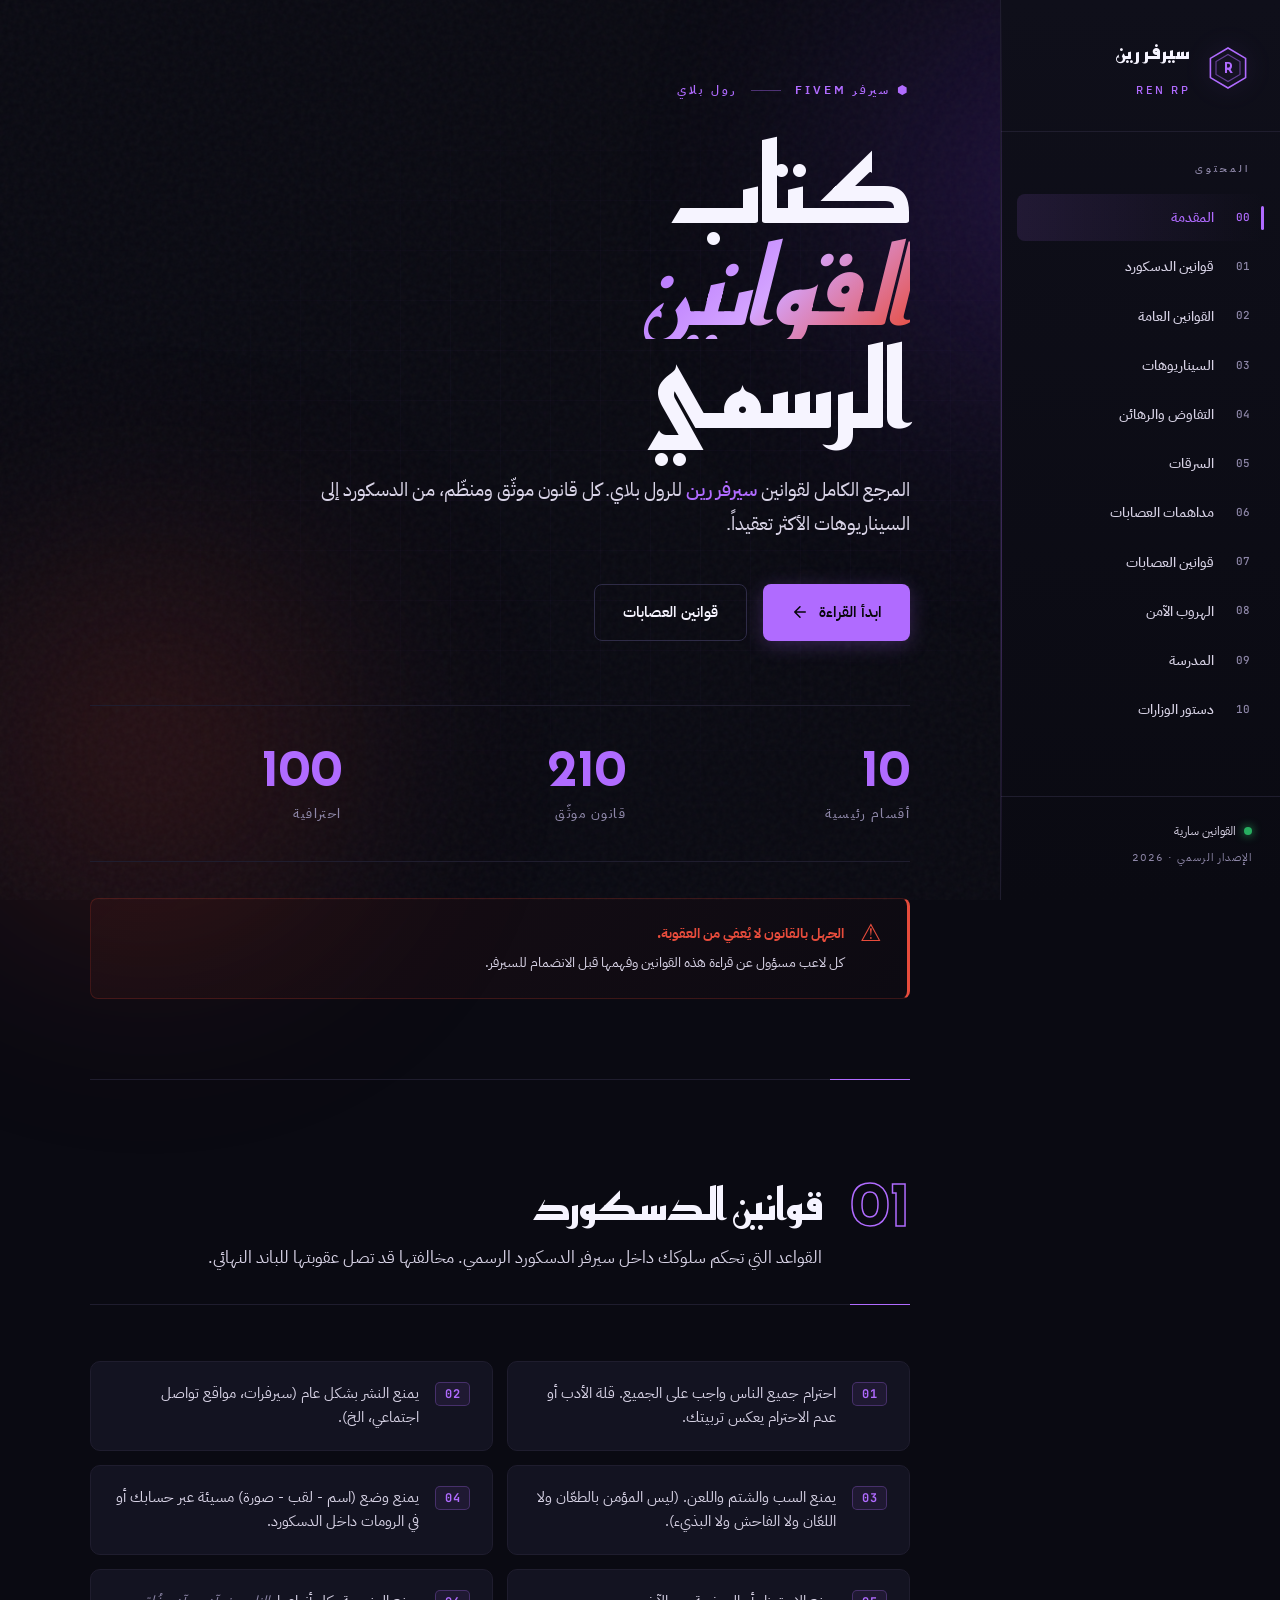
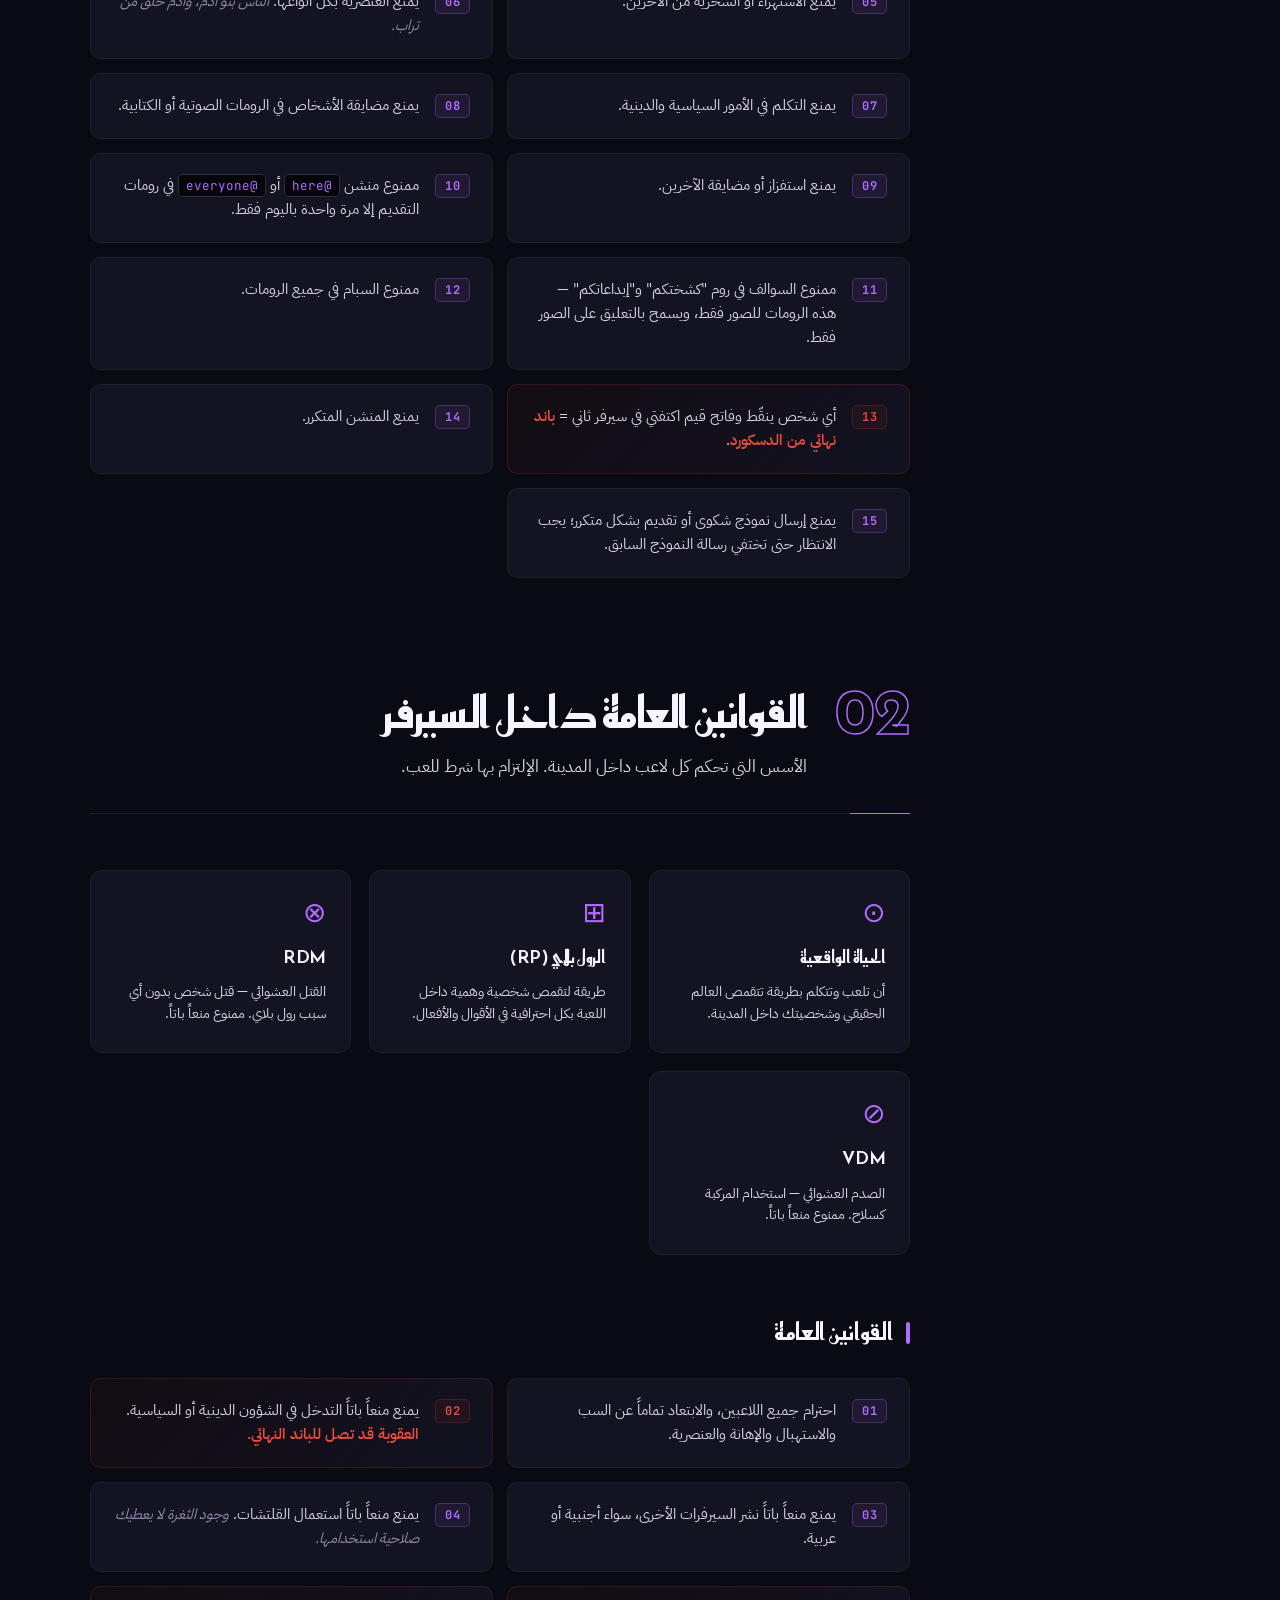
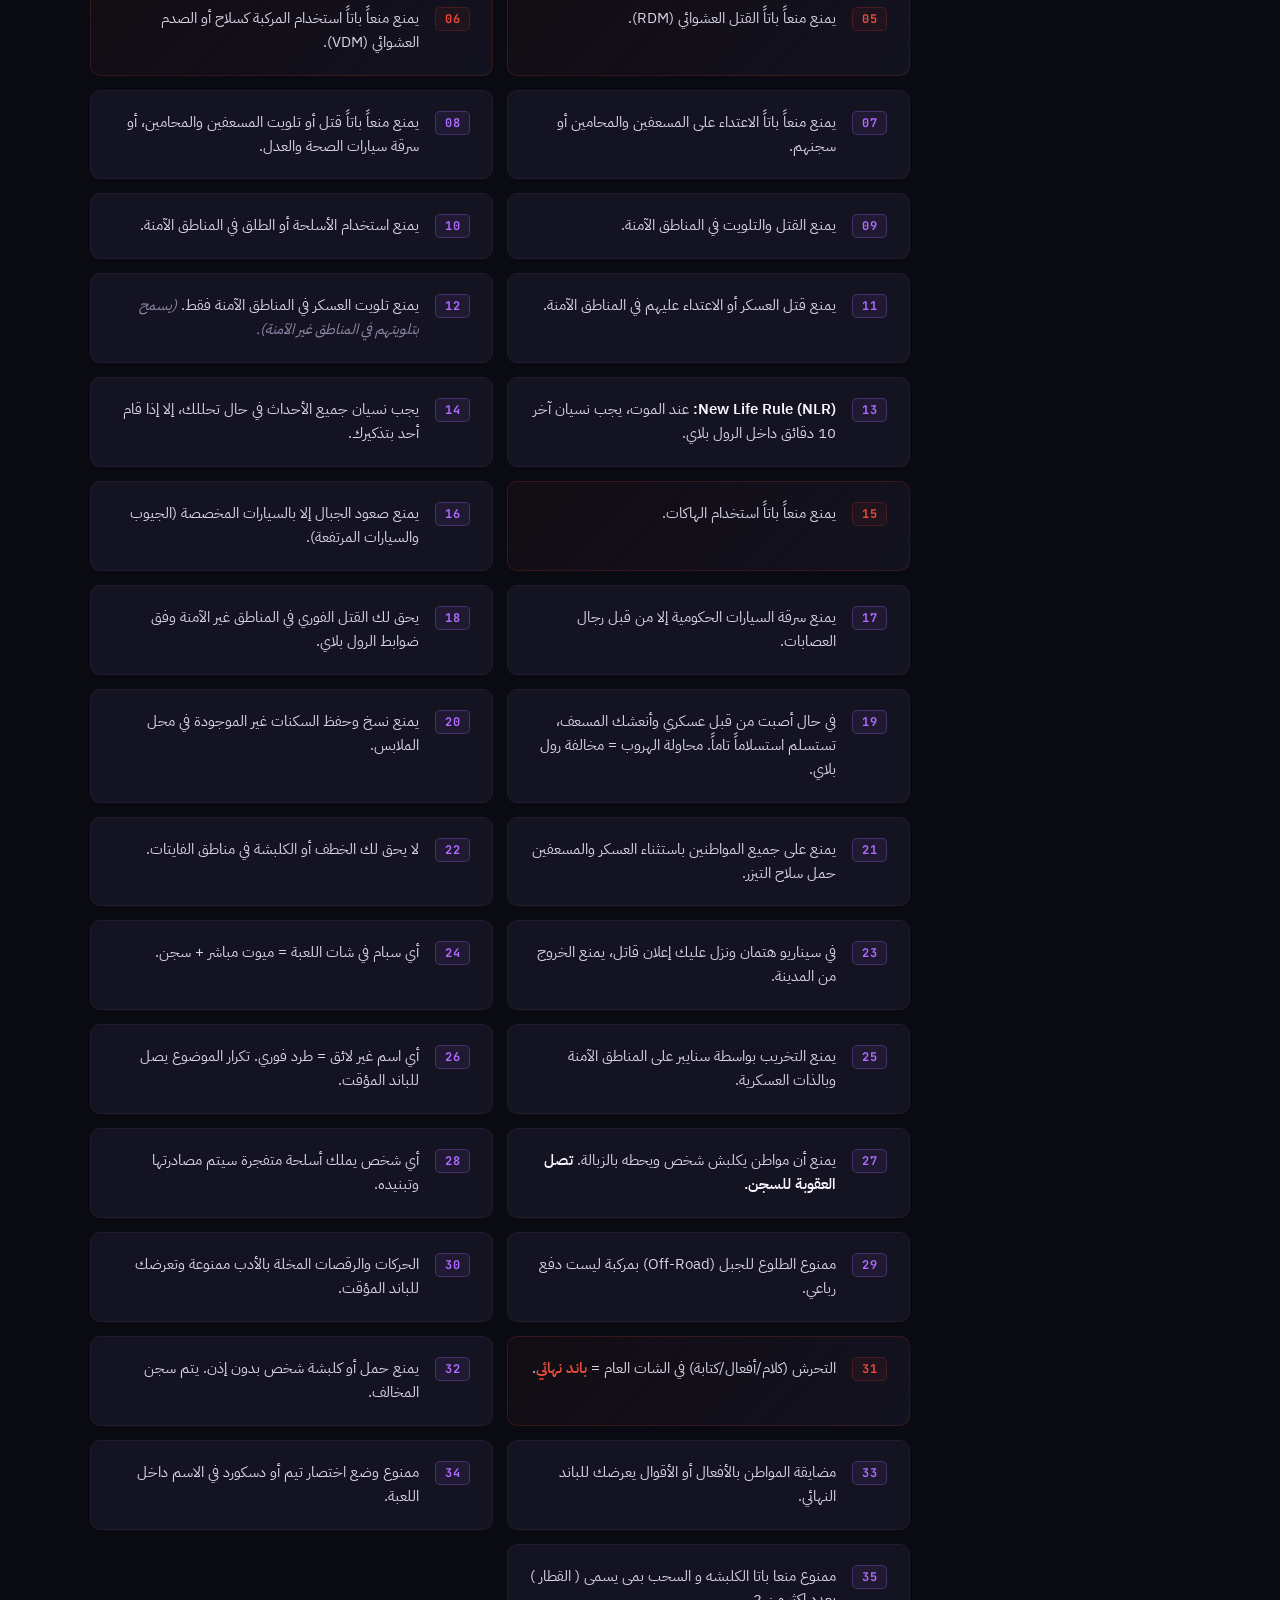
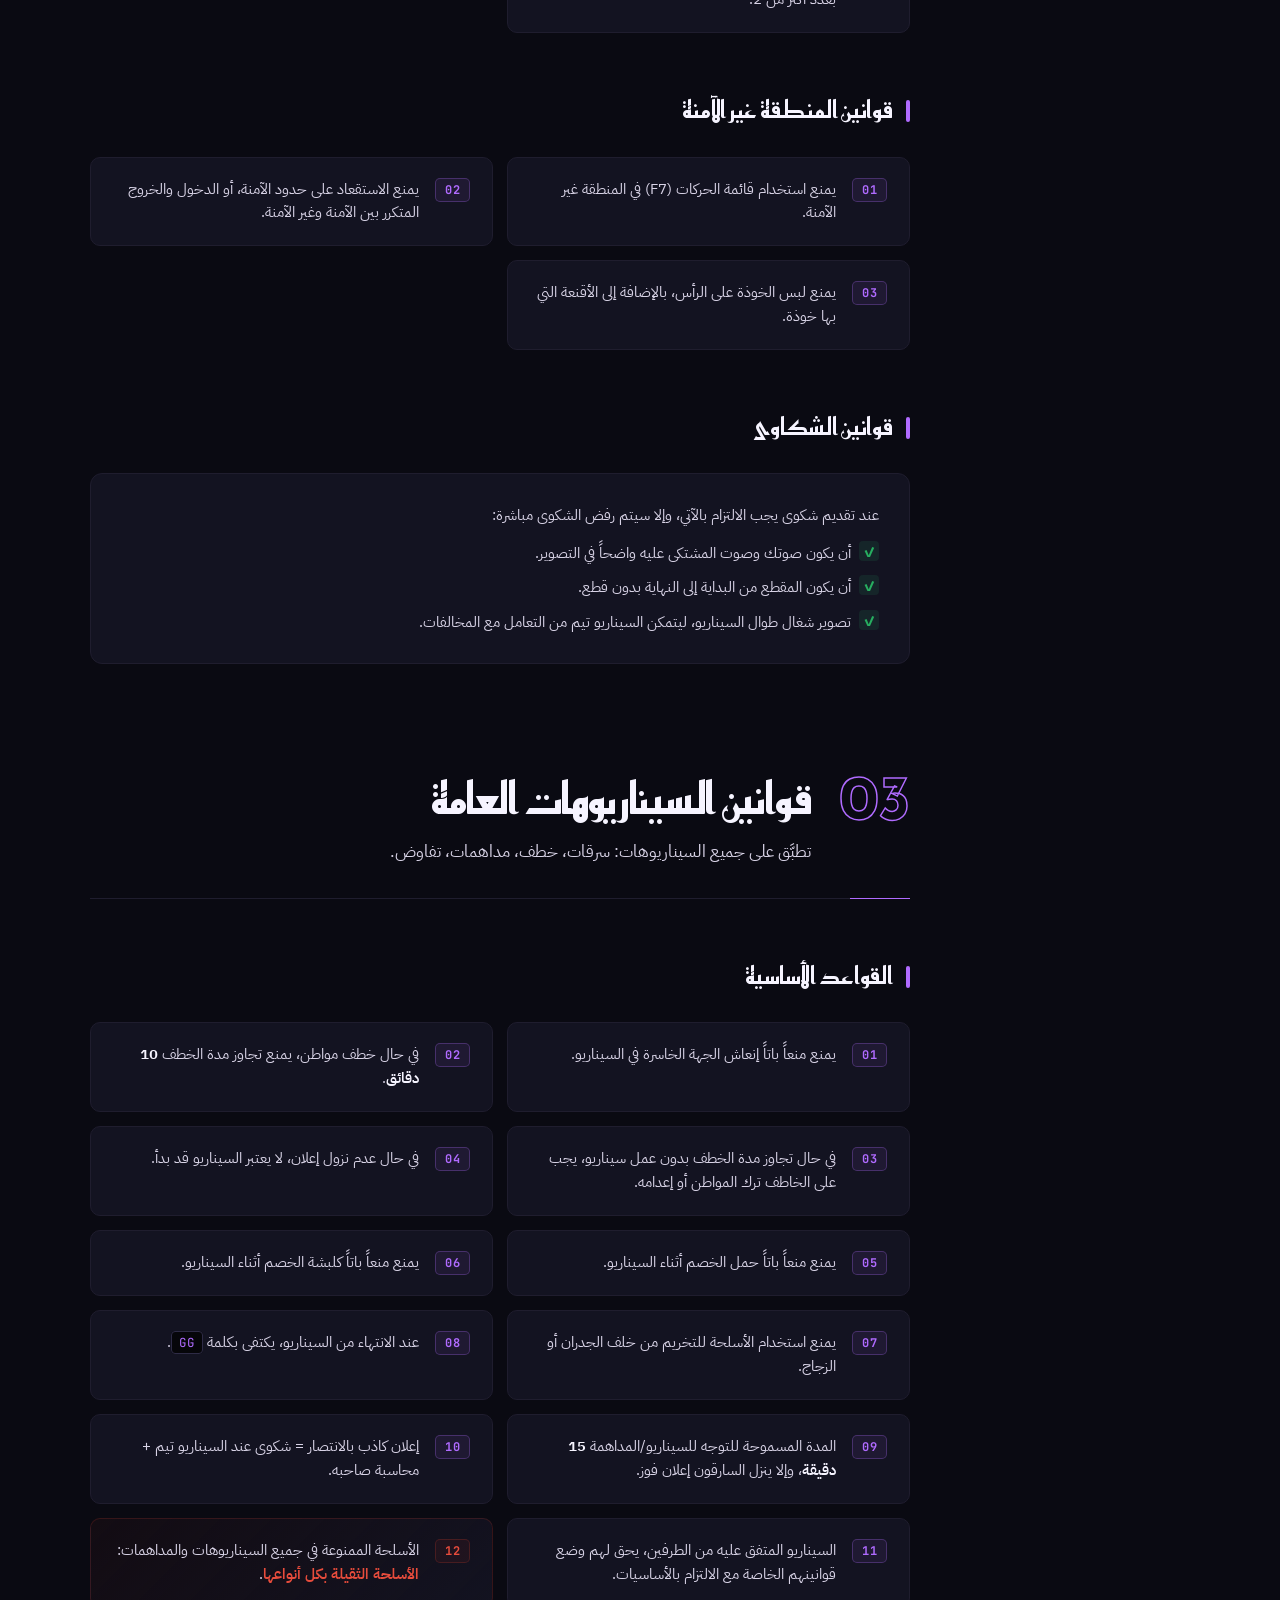
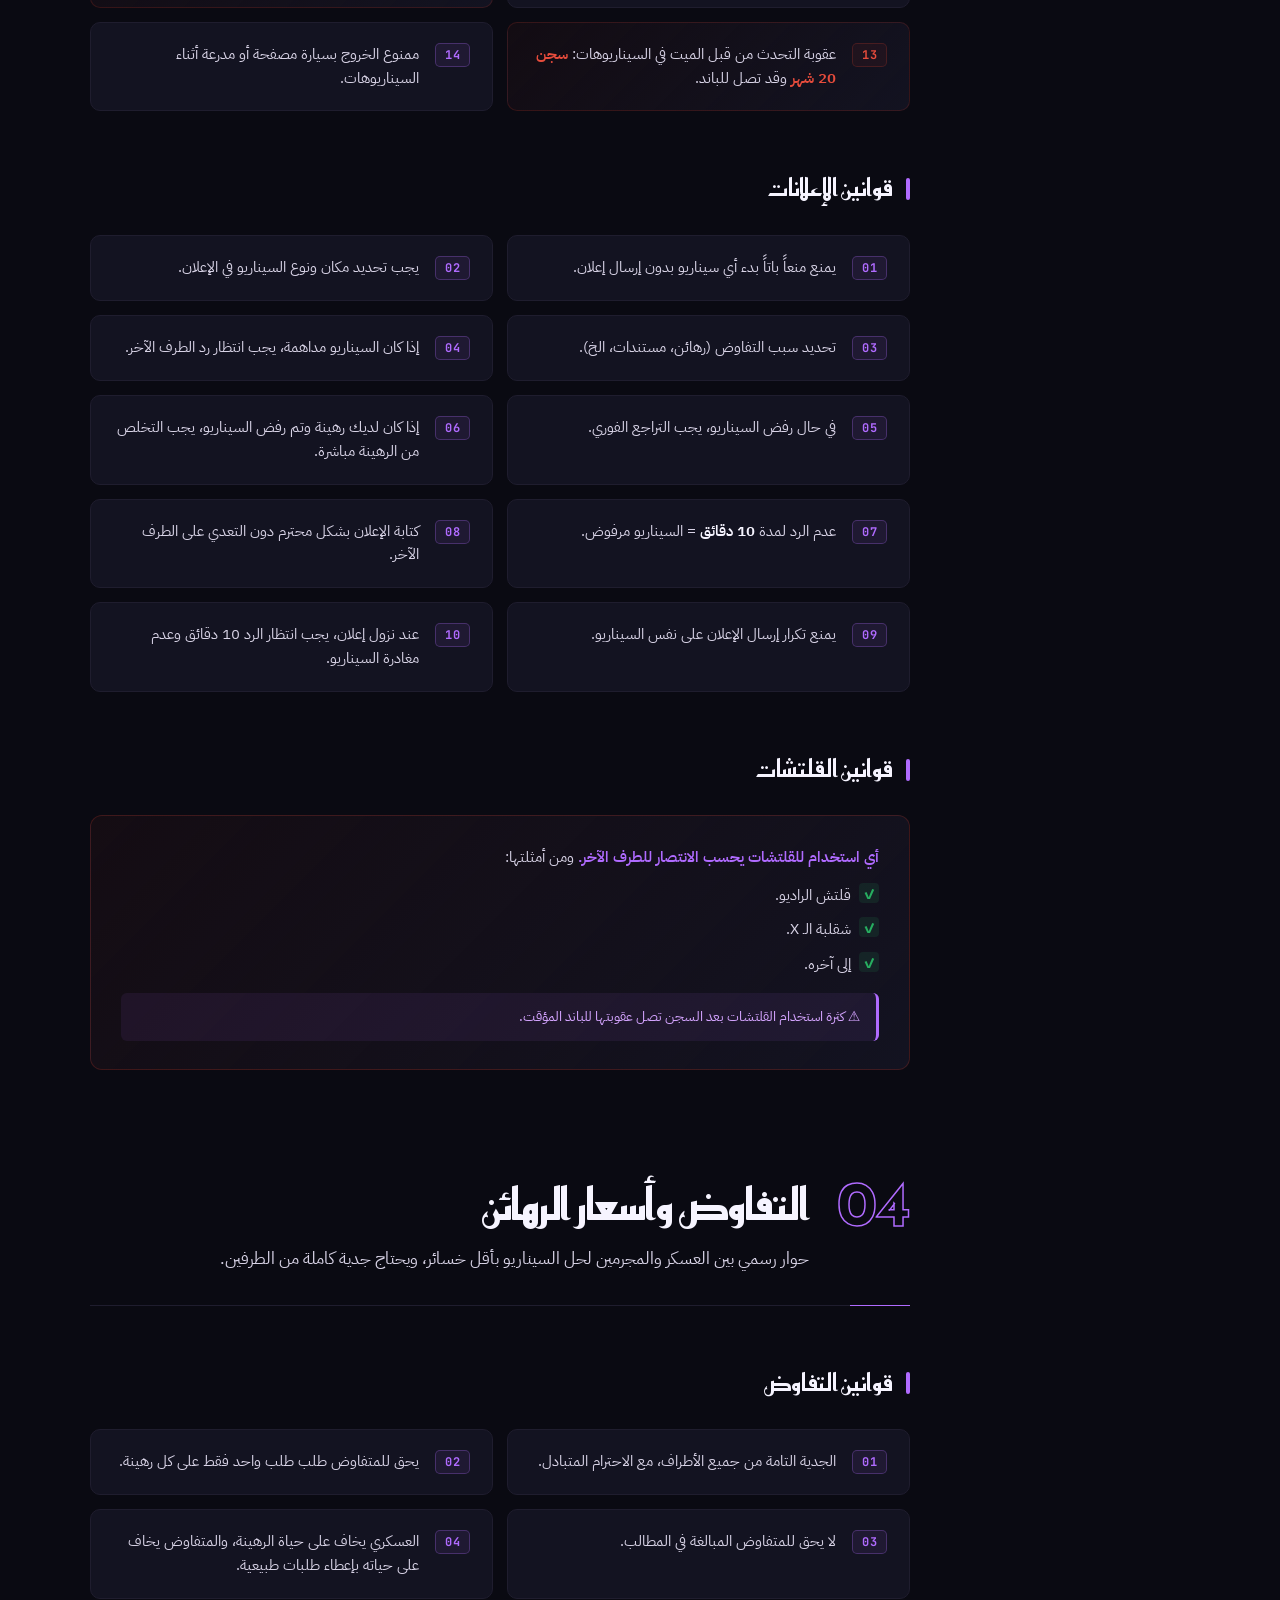
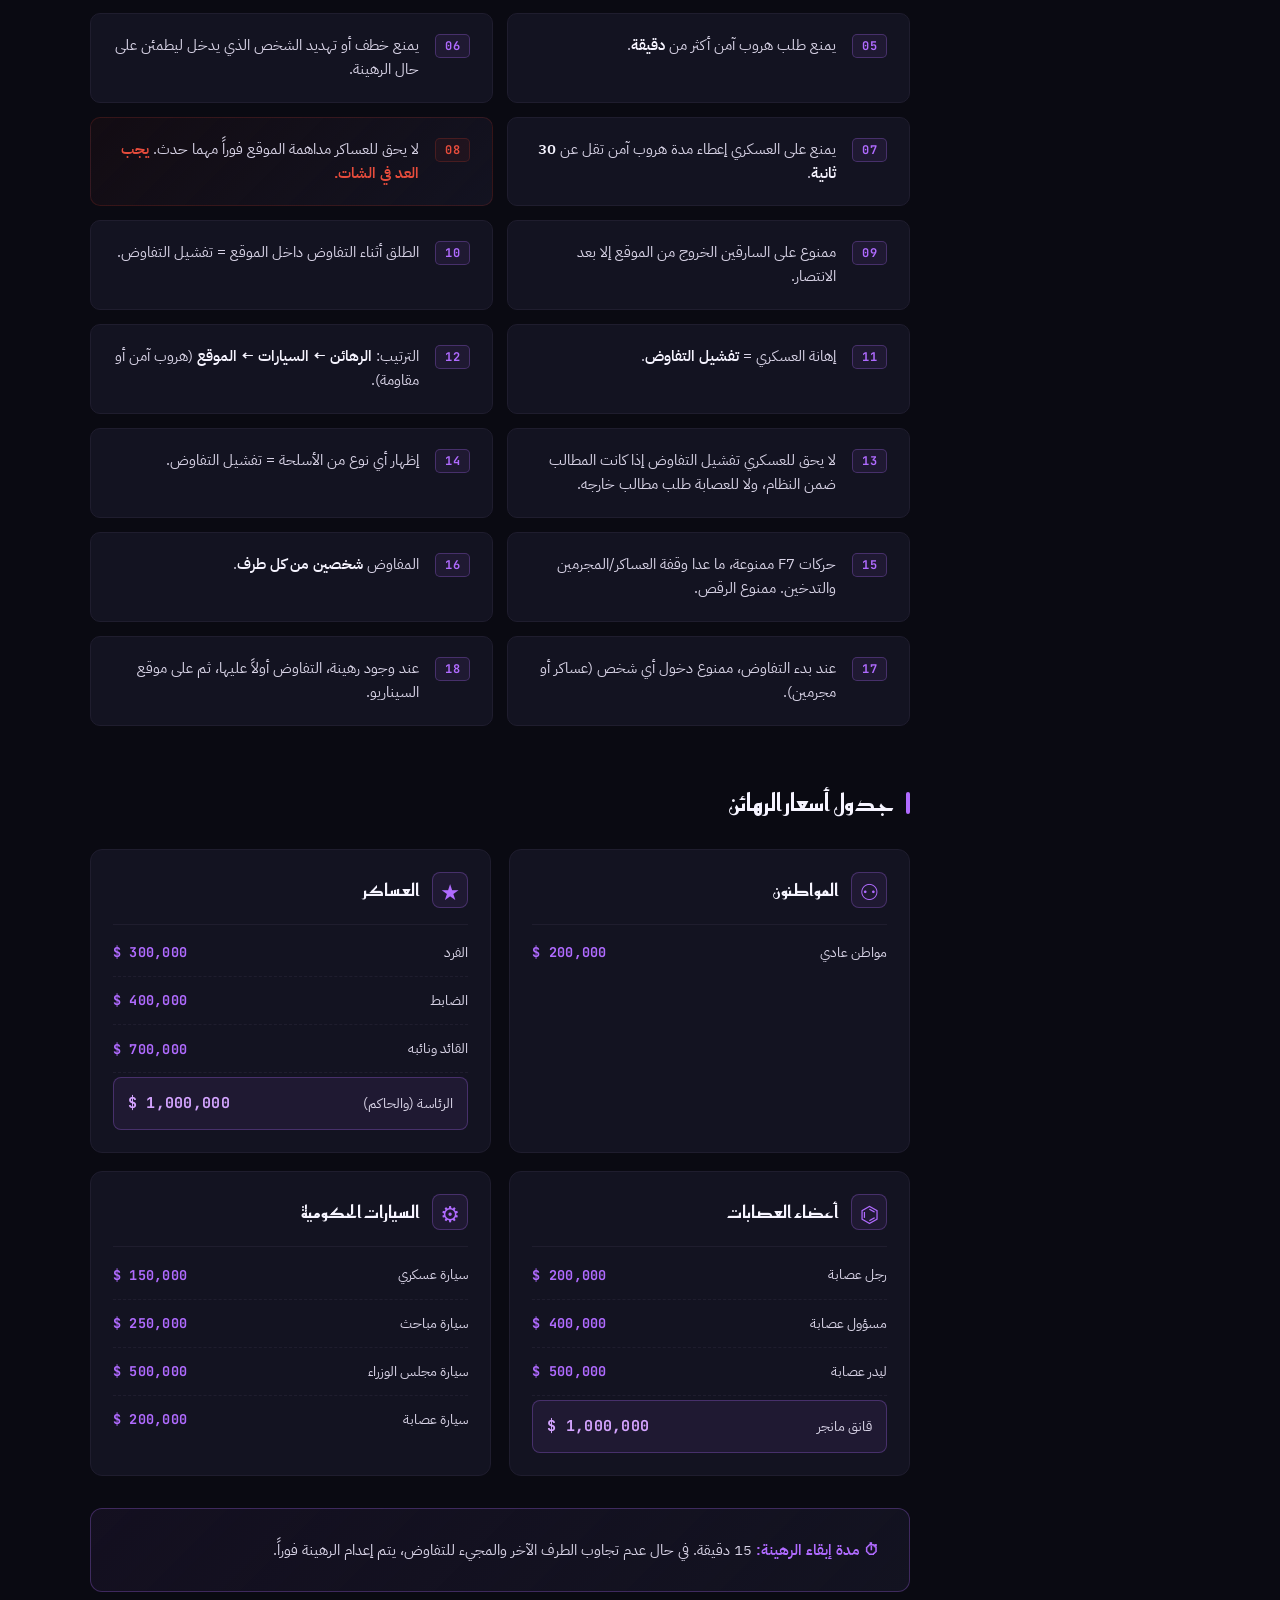
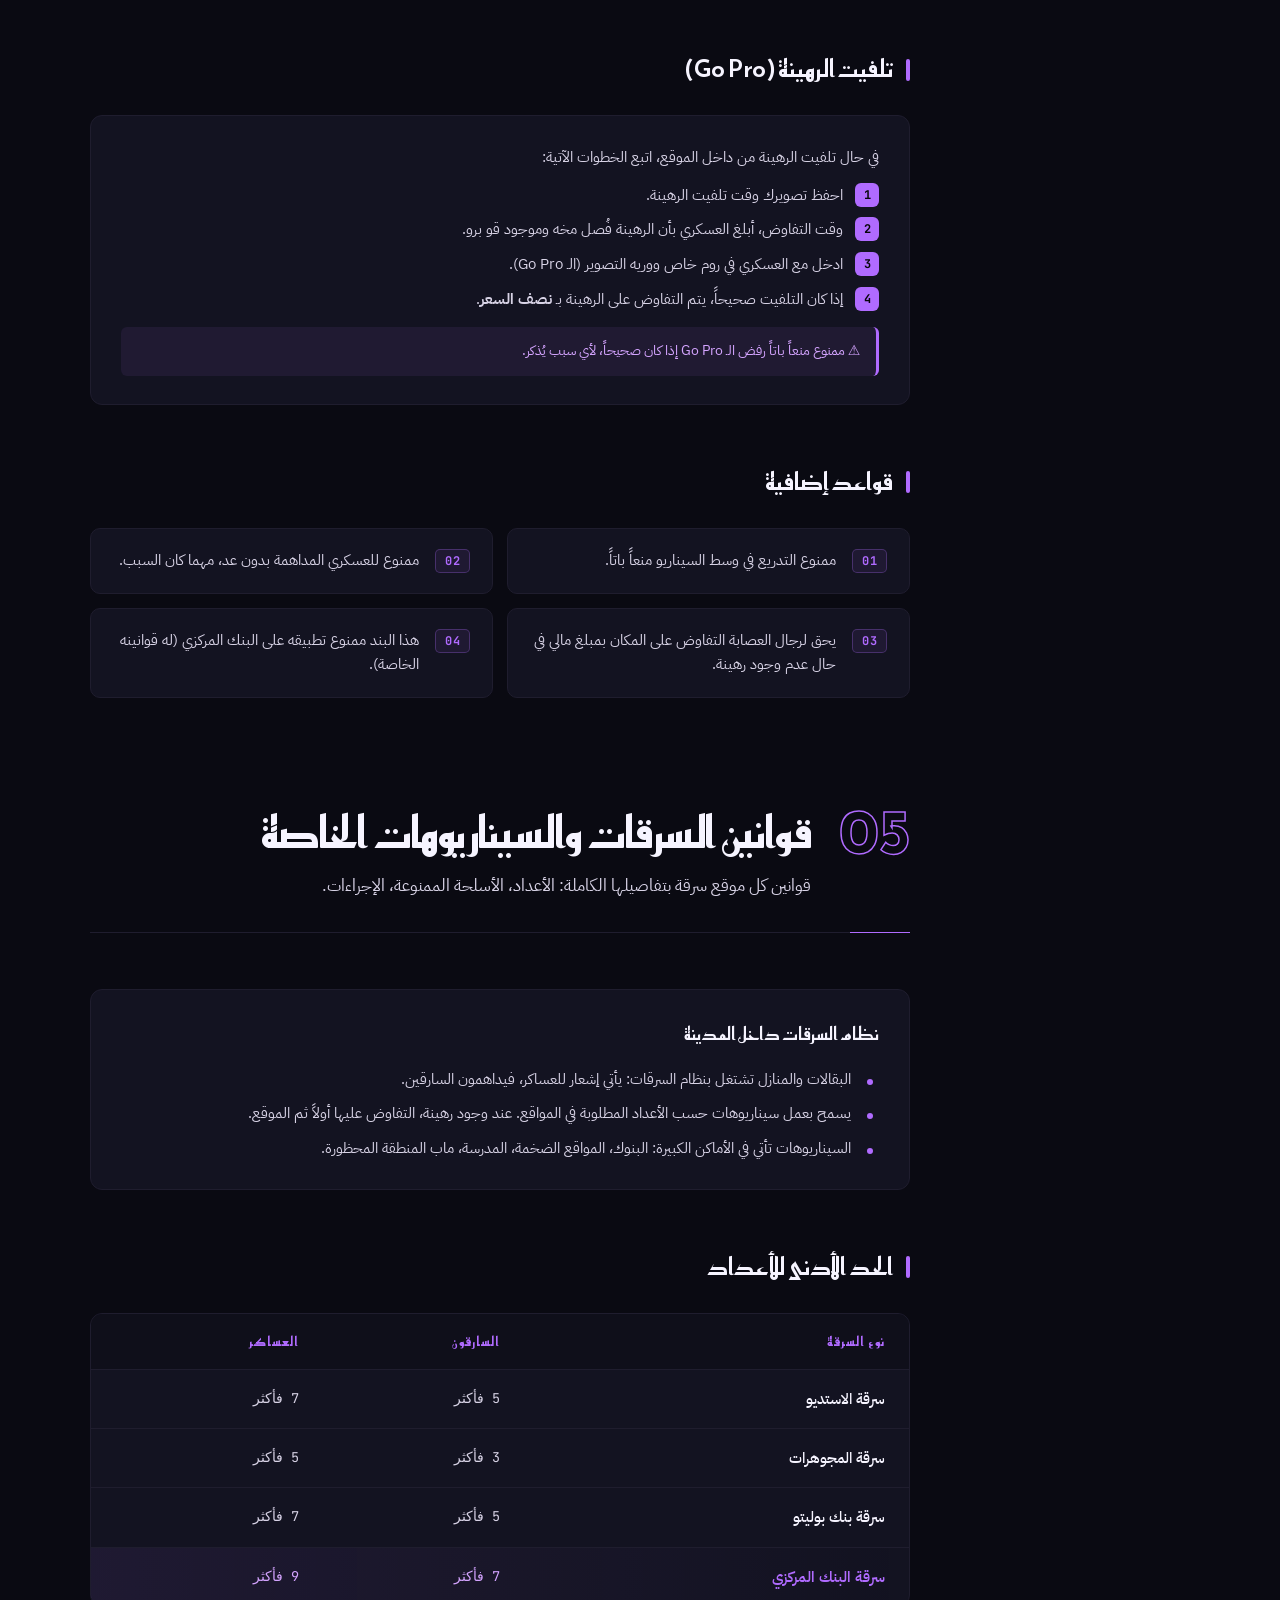
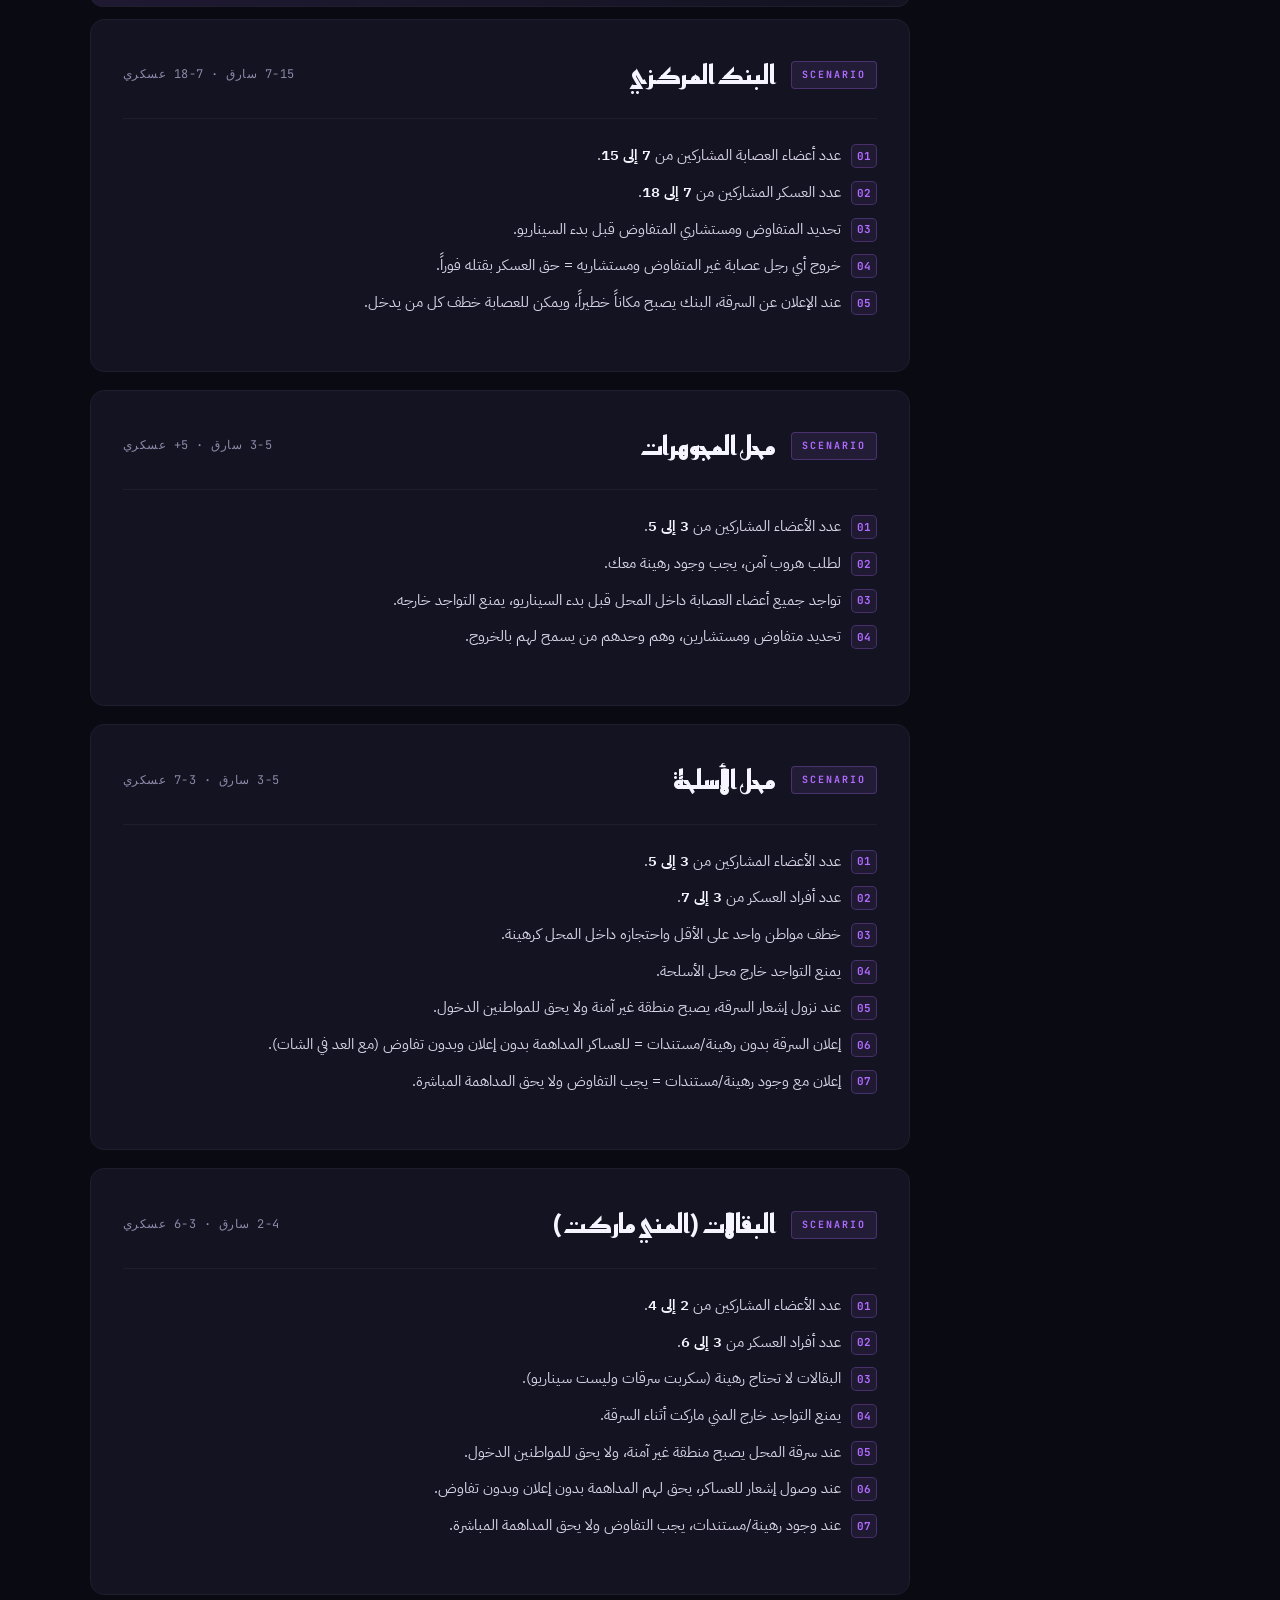
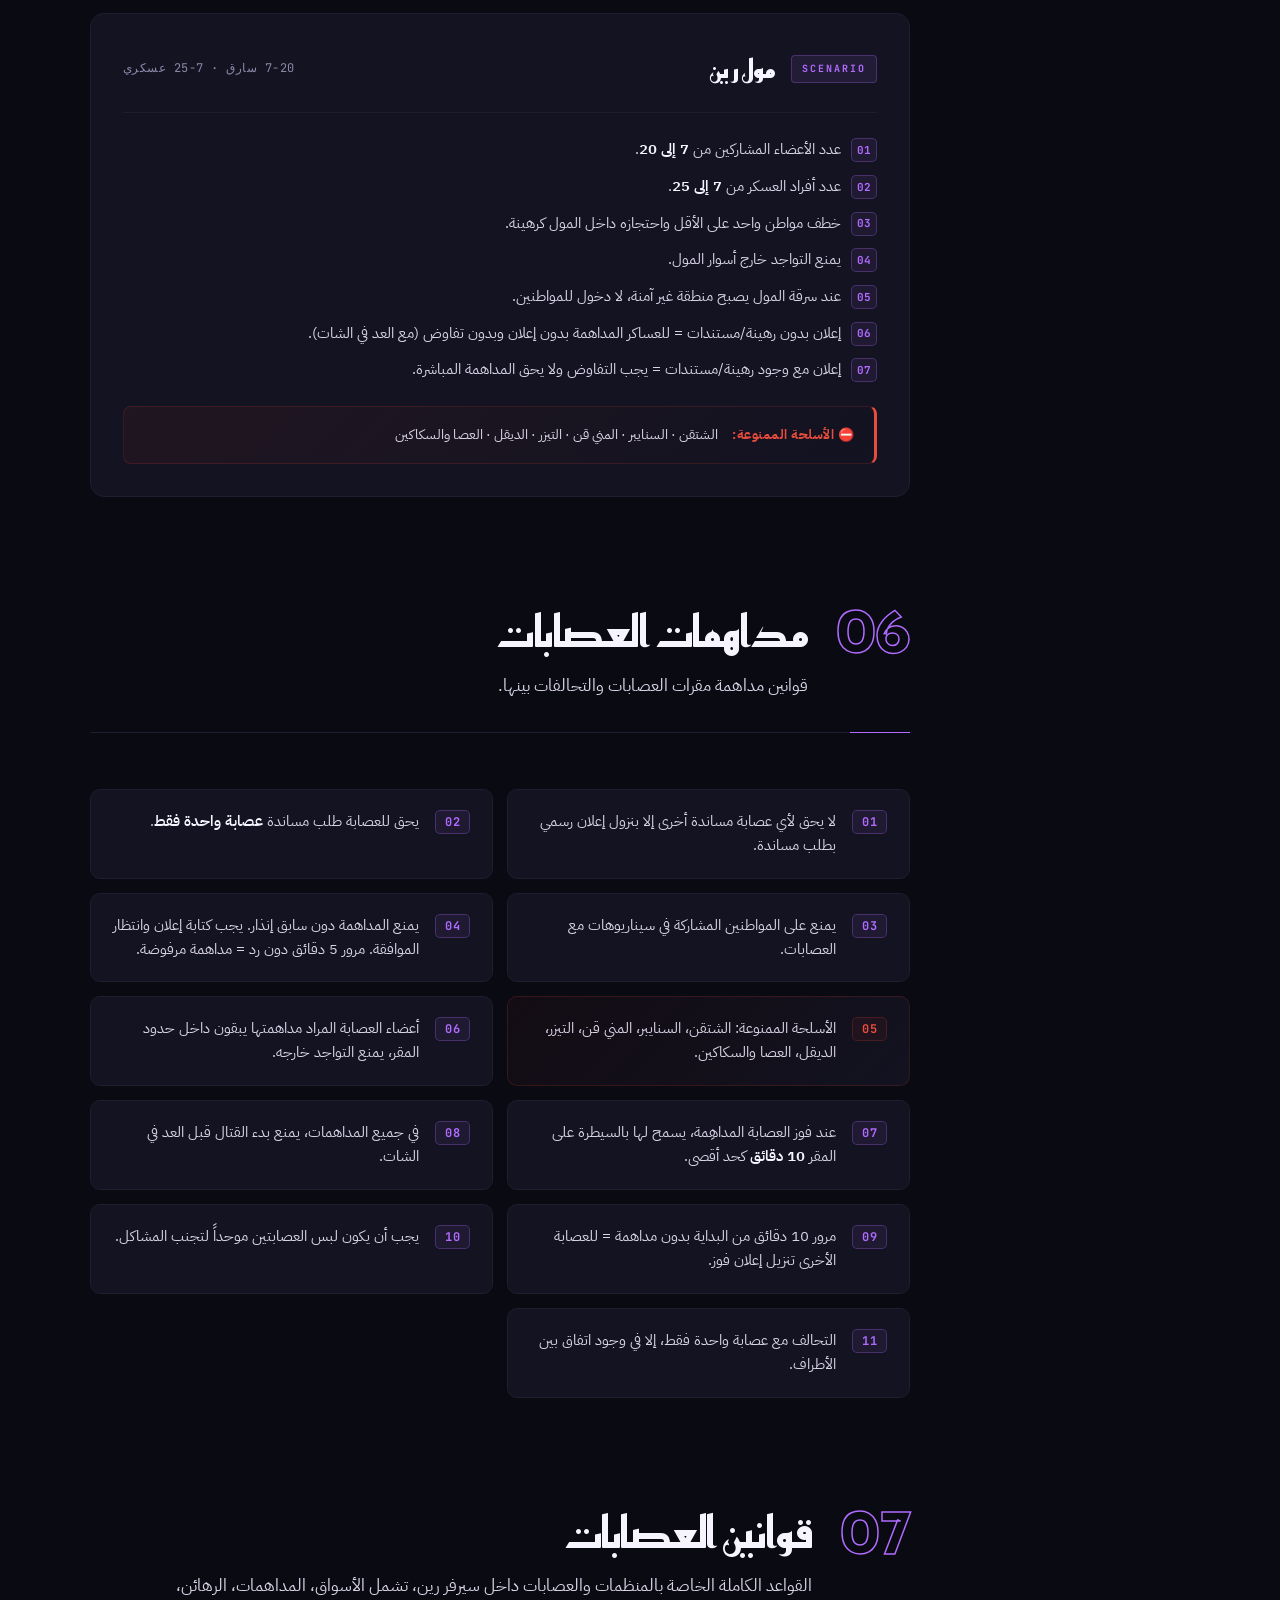
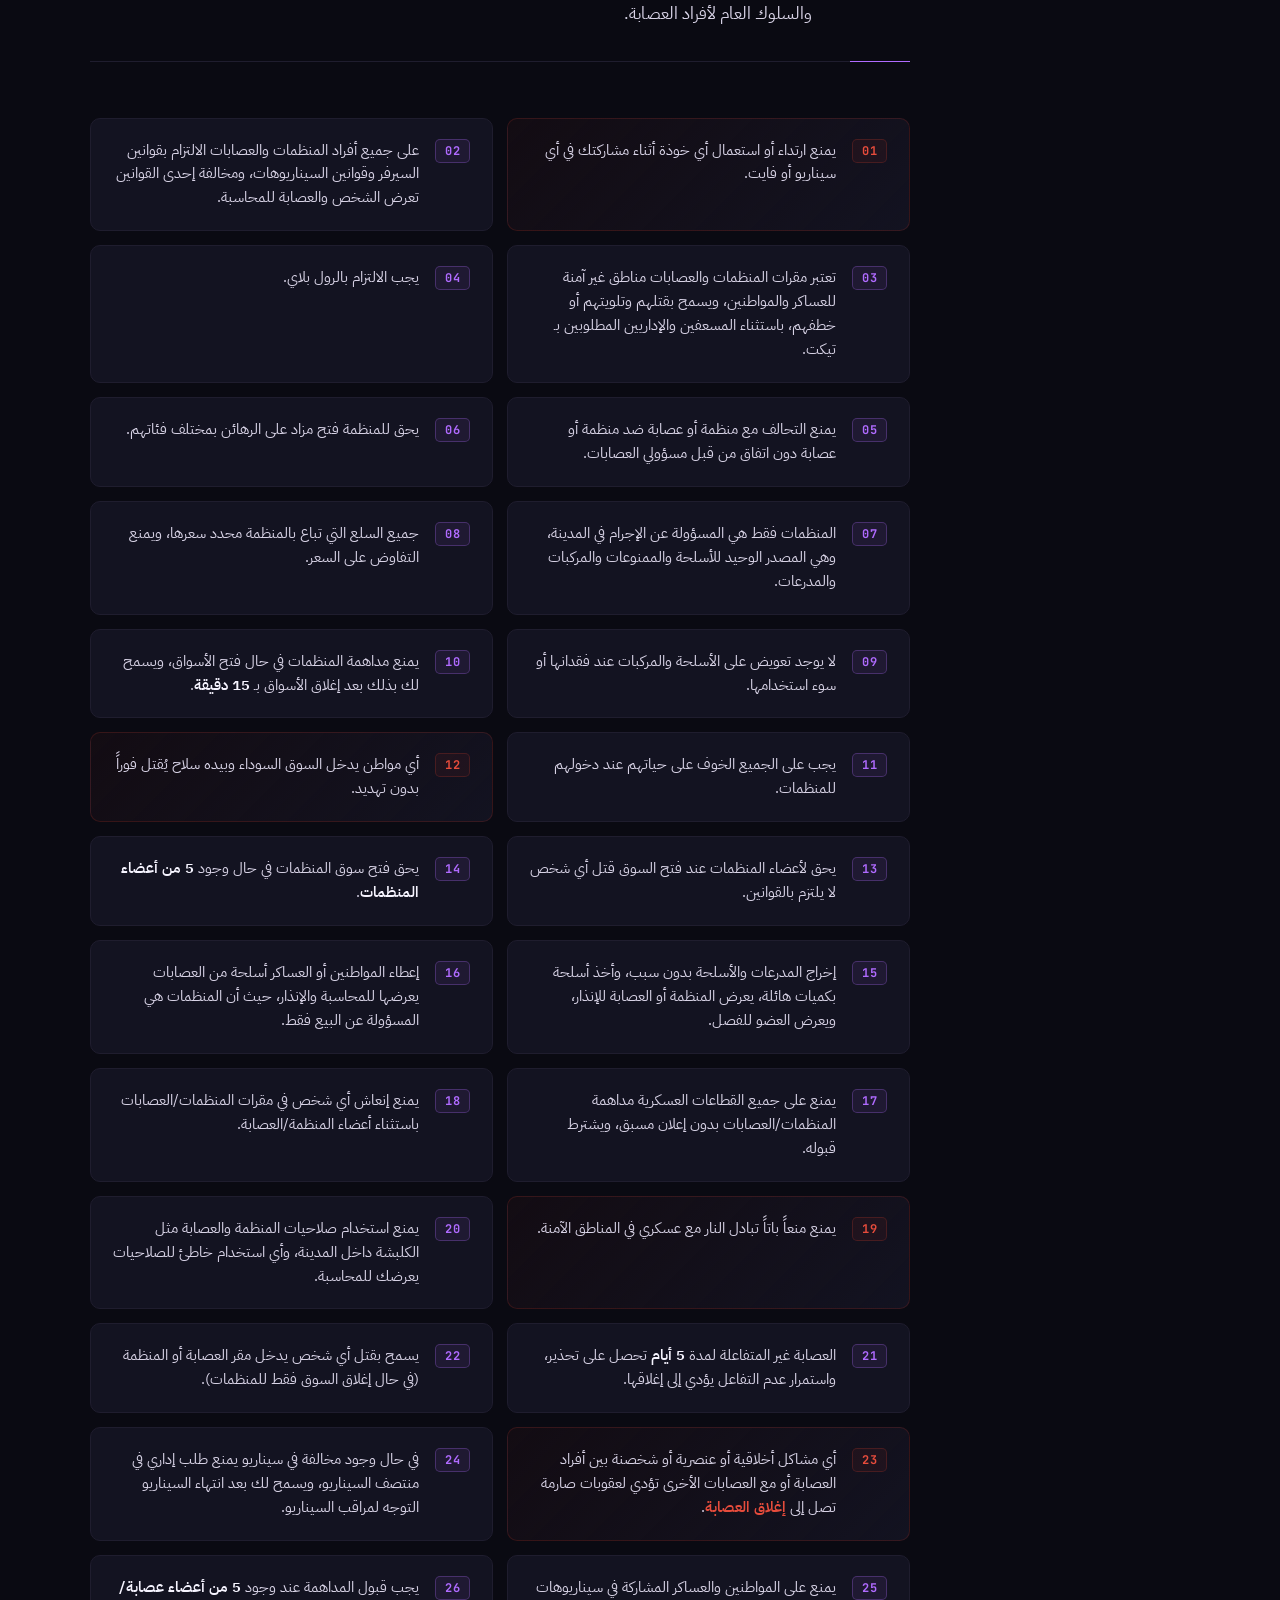
<file: index.html>
<!DOCTYPE html>
<html lang="ar" dir="rtl">
<head>
<meta charset="UTF-8">
<meta name="viewport" content="width=device-width, initial-scale=1.0">
<meta name="description" content="القوانين الرسمية لسيرفر رين - REN RP. كل قوانين الدسكورد، السيرفر، السيناريوهات، التفاوض، السرقات، والعصابات في مكان واحد.">
<meta name="keywords" content="سيرفر رين, REN RP, FiveM, RP, رول بلاي, قوانين, سيرفر, دسكورد, عصابات">
<meta property="og:title" content="سيرفر رين | كتاب القوانين الرسمي">
<meta property="og:description" content="القوانين الرسمية لسيرفر رين للرول بلاي">
<meta property="og:type" content="website">
<meta name="theme-color" content="#0a0a12">
<title>سيرفر رين | كتاب القوانين الرسمي</title>

<link rel="preconnect" href="https://fonts.googleapis.com">
<link rel="preconnect" href="https://fonts.gstatic.com" crossorigin>
<link href="https://fonts.googleapis.com/css2?family=IBM+Plex+Sans+Arabic:wght@300;400;500;600;700&family=Readex+Pro:wght@300;400;500;600;700&family=Reem+Kufi:wght@400;500;600;700&family=JetBrains+Mono:wght@400;500;700&display=swap" rel="stylesheet">

<link rel="stylesheet" href="styles.css">
</head>
<body>

<!-- ░░░░░ خلفية متحركة ░░░░░ -->
<div class="bg-grid" aria-hidden="true"></div>
<div class="bg-glow bg-glow-1" aria-hidden="true"></div>
<div class="bg-glow bg-glow-2" aria-hidden="true"></div>
<div class="bg-noise" aria-hidden="true"></div>

<!-- ░░░░░ شاشة التحميل ░░░░░ -->
<div class="loader" id="loader">
  <div class="loader-inner">
    <div class="loader-logo">
      <span class="loader-letter">س</span>
      <span class="loader-letter">ي</span>
      <span class="loader-letter">ر</span>
      <span class="loader-letter">ف</span>
      <span class="loader-letter">ر</span>
      <span class="loader-letter loader-space"></span>
      <span class="loader-letter">ر</span>
      <span class="loader-letter">ي</span>
      <span class="loader-letter">ن</span>
    </div>
    <div class="loader-bar"><div class="loader-fill"></div></div>
  </div>
</div>

<!-- ░░░░░ زر القائمة (موبايل) ░░░░░ -->
<button class="menu-toggle" id="menuToggle" aria-label="فتح القائمة">
  <span></span><span></span><span></span>
</button>

<!-- ░░░░░ تنبيه نسخ الرابط ░░░░░ -->
<div class="toast" id="toast">
  <span class="toast-icon">✓</span>
  <span class="toast-text">تم نسخ رابط القانون</span>
</div>

<!-- ░░░░░ الشريط الجانبي ░░░░░ -->
<aside class="sidebar" id="sidebar">
  <div class="sidebar-brand">
    <div class="brand-mark">
      <svg viewBox="0 0 60 60" fill="none">
        <path d="M30 5 L52 18 L52 42 L30 55 L8 42 L8 18 Z" stroke="currentColor" stroke-width="2" fill="none"/>
        <path d="M30 13 L45 22 L45 38 L30 47 L15 38 L15 22 Z" stroke="currentColor" stroke-width="1.5" fill="none" opacity="0.5"/>
        <text x="30" y="36" text-anchor="middle" font-family="Reem Kufi" font-weight="700" font-size="18" fill="currentColor">R</text>
      </svg>
    </div>
    <div class="brand-text">
      <h1 class="brand-title">سيرفر رين</h1>
      <span class="brand-sub">REN RP</span>
    </div>
  </div>

  <nav class="sidebar-nav">
    <div class="nav-label">المحتوى</div>
    <ul>
      <li><a href="#intro" class="nav-link active"><span class="nav-num">00</span><span>المقدمة</span></a></li>
      <li><a href="#discord" class="nav-link"><span class="nav-num">01</span><span>قوانين الدسكورد</span></a></li>
      <li><a href="#general" class="nav-link"><span class="nav-num">02</span><span>القوانين العامة</span></a></li>
      <li><a href="#scenarios" class="nav-link"><span class="nav-num">03</span><span>السيناريوهات</span></a></li>
      <li><a href="#negotiation" class="nav-link"><span class="nav-num">04</span><span>التفاوض والرهائن</span></a></li>
      <li><a href="#robberies" class="nav-link"><span class="nav-num">05</span><span>السرقات</span></a></li>
      <li><a href="#raids" class="nav-link"><span class="nav-num">06</span><span>مداهمات العصابات</span></a></li>
      <li><a href="#gangs" class="nav-link"><span class="nav-num">07</span><span>قوانين العصابات</span></a></li>
      <li><a href="#escape" class="nav-link"><span class="nav-num">08</span><span>الهروب الآمن</span></a></li>
      <li><a href="#school" class="nav-link"><span class="nav-num">09</span><span>المدرسة</span></a></li>
      <li><a href="#ministries" class="nav-link"><span class="nav-num">10</span><span>دستور الوزارات</span></a></li>
    </ul>
  </nav>

  <div class="sidebar-foot">
    <div class="foot-status">
      <span class="status-dot"></span>
      <span>القوانين سارية</span>
    </div>
    <div class="foot-version">الإصدار الرسمي · 2026</div>
  </div>
</aside>

<!-- ░░░░░ المحتوى الرئيسي ░░░░░ -->
<main class="main">

  <!-- ═══════ الهيرو ═══════ -->
  <section class="hero" id="intro">
    <div class="hero-meta">
      <span class="hero-tag">⬢ سيرفر FiveM</span>
      <span class="hero-divider"></span>
      <span class="hero-tag">رول بلاي</span>
    </div>

    <h1 class="hero-title">
      <span class="title-line">كتاب</span>
      <span class="title-line title-accent">القوانين</span>
      <span class="title-line">الرسمي</span>
    </h1>

    <p class="hero-desc">
      المرجع الكامل لقوانين <strong>سيرفر رين</strong> للرول بلاي. كل قانون موثّق ومنظّم، من الدسكورد إلى السيناريوهات الأكثر تعقيداً.
    </p>

    <div class="hero-actions">
      <a href="#discord" class="btn btn-primary">
        <span>ابدأ القراءة</span>
        <svg width="18" height="18" viewBox="0 0 24 24" fill="none"><path d="M19 12H5M12 19l-7-7 7-7" stroke="currentColor" stroke-width="2" stroke-linecap="round" stroke-linejoin="round"/></svg>
      </a>
      <a href="#gangs" class="btn btn-ghost">قوانين العصابات</a>
    </div>

    <div class="hero-stats">
      <div class="stat">
        <div class="stat-num" data-count="10">0</div>
        <div class="stat-label">أقسام رئيسية</div>
      </div>
      <div class="stat">
        <div class="stat-num" data-count="210">0</div>
        <div class="stat-label">قانون موثّق</div>
      </div>
      <div class="stat">
        <div class="stat-num" data-count="100">0</div>
        <div class="stat-label" data-suffix="%">احترافية</div>
      </div>
    </div>

    <div class="hero-warning">
      <div class="warn-icon">⚠</div>
      <div>
        <strong>الجهل بالقانون لا يُعفي من العقوبة.</strong>
        كل لاعب مسؤول عن قراءة هذه القوانين وفهمها قبل الانضمام للسيرفر.
      </div>
    </div>
  </section>

  <!-- ═══════ القسم 01: الدسكورد ═══════ -->
  <section class="section" id="discord">
    <div class="section-head">
      <div class="section-num">01</div>
      <div>
        <h2 class="section-title">قوانين الدسكورد</h2>
        <p class="section-sub">القواعد التي تحكم سلوكك داخل سيرفر الدسكورد الرسمي. مخالفتها قد تصل عقوبتها للباند النهائي.</p>
      </div>
    </div>

    <div class="rules-grid">
      <article class="rule" id="discord-1"><div class="rule-num">01</div><p>احترام جميع الناس واجب على الجميع. قلة الأدب أو عدم الاحترام يعكس تربيتك.</p><a class="rule-link" href="#discord-1" data-copy="#discord-1" aria-label="نسخ رابط القانون">#</a></article>
      <article class="rule" id="discord-2"><div class="rule-num">02</div><p>يمنع النشر بشكل عام (سيرفرات، مواقع تواصل اجتماعي، الخ).</p><a class="rule-link" href="#discord-2" data-copy="#discord-2" aria-label="نسخ رابط القانون">#</a></article>
      <article class="rule" id="discord-3"><div class="rule-num">03</div><p>يمنع السب والشتم واللعن. (ليس المؤمن بالطعّان ولا اللعّان ولا الفاحش ولا البذيء).</p><a class="rule-link" href="#discord-3" data-copy="#discord-3" aria-label="نسخ رابط القانون">#</a></article>
      <article class="rule" id="discord-4"><div class="rule-num">04</div><p>يمنع وضع (اسم - لقب - صورة) مسيئة عبر حسابك أو في الرومات داخل الدسكورد.</p><a class="rule-link" href="#discord-4" data-copy="#discord-4" aria-label="نسخ رابط القانون">#</a></article>
      <article class="rule" id="discord-5"><div class="rule-num">05</div><p>يمنع الاستهزاء أو السخرية من الآخرين.</p><a class="rule-link" href="#discord-5" data-copy="#discord-5" aria-label="نسخ رابط القانون">#</a></article>
      <article class="rule" id="discord-6"><div class="rule-num">06</div><p>يمنع العنصرية بكل أنواعها. <em>الناس بنو آدم، وآدم خُلق من تراب.</em></p><a class="rule-link" href="#discord-6" data-copy="#discord-6" aria-label="نسخ رابط القانون">#</a></article>
      <article class="rule" id="discord-7"><div class="rule-num">07</div><p>يمنع التكلم في الأمور السياسية والدينية.</p><a class="rule-link" href="#discord-7" data-copy="#discord-7" aria-label="نسخ رابط القانون">#</a></article>
      <article class="rule" id="discord-8"><div class="rule-num">08</div><p>يمنع مضايقة الأشخاص في الرومات الصوتية أو الكتابية.</p><a class="rule-link" href="#discord-8" data-copy="#discord-8" aria-label="نسخ رابط القانون">#</a></article>
      <article class="rule" id="discord-9"><div class="rule-num">09</div><p>يمنع استفزاز أو مضايقة الآخرين.</p><a class="rule-link" href="#discord-9" data-copy="#discord-9" aria-label="نسخ رابط القانون">#</a></article>
      <article class="rule" id="discord-10"><div class="rule-num">10</div><p>ممنوع منشن <code>@here</code> أو <code>@everyone</code> في رومات التقديم إلا مرة واحدة باليوم فقط.</p><a class="rule-link" href="#discord-10" data-copy="#discord-10" aria-label="نسخ رابط القانون">#</a></article>
      <article class="rule" id="discord-11"><div class="rule-num">11</div><p>ممنوع السوالف في روم "كشختكم" و"إبداعاتكم" — هذه الرومات للصور فقط، ويسمح بالتعليق على الصور فقط.</p><a class="rule-link" href="#discord-11" data-copy="#discord-11" aria-label="نسخ رابط القانون">#</a></article>
      <article class="rule" id="discord-12"><div class="rule-num">12</div><p>ممنوع السبام في جميع الرومات.</p><a class="rule-link" href="#discord-12" data-copy="#discord-12" aria-label="نسخ رابط القانون">#</a></article>
      <article class="rule danger" id="discord-13"><div class="rule-num">13</div><p>أي شخص ينقّط وفاتح قيم اكتفتي في سيرفر ثاني = <strong>باند نهائي من الدسكورد</strong>.</p><a class="rule-link" href="#discord-13" data-copy="#discord-13" aria-label="نسخ رابط القانون">#</a></article>
      <article class="rule" id="discord-14"><div class="rule-num">14</div><p>يمنع المنشن المتكرر.</p><a class="rule-link" href="#discord-14" data-copy="#discord-14" aria-label="نسخ رابط القانون">#</a></article>
      <article class="rule" id="discord-15"><div class="rule-num">15</div><p>يمنع إرسال نموذج شكوى أو تقديم بشكل متكرر؛ يجب الانتظار حتى تختفي رسالة النموذج السابق.</p><a class="rule-link" href="#discord-15" data-copy="#discord-15" aria-label="نسخ رابط القانون">#</a></article>
    </div>
  </section>

  <!-- ═══════ القسم 02: القوانين العامة ═══════ -->
  <section class="section" id="general">
    <div class="section-head">
      <div class="section-num">02</div>
      <div>
        <h2 class="section-title">القوانين العامة داخل السيرفر</h2>
        <p class="section-sub">الأسس التي تحكم كل لاعب داخل المدينة. الإلتزام بها شرط للعب.</p>
      </div>
    </div>

    <div class="concept-cards">
      <div class="concept">
        <div class="concept-icon">⊙</div>
        <h4>الحياة الواقعية</h4>
        <p>أن تلعب وتتكلم بطريقة تتقمص العالم الحقيقي وشخصيتك داخل المدينة.</p>
      </div>
      <div class="concept">
        <div class="concept-icon">⊞</div>
        <h4>الرول بلاي (RP)</h4>
        <p>طريقة لتقمص شخصية وهمية داخل اللعبة بكل احترافية في الأقوال والأفعال.</p>
      </div>
      <div class="concept">
        <div class="concept-icon">⊗</div>
        <h4>RDM</h4>
        <p>القتل العشوائي — قتل شخص بدون أي سبب رول بلاي. ممنوع منعاً باتاً.</p>
      </div>
      <div class="concept">
        <div class="concept-icon">⊘</div>
        <h4>VDM</h4>
        <p>الصدم العشوائي — استخدام المركبة كسلاح. ممنوع منعاً باتاً.</p>
      </div>
    </div>

    <h3 class="sub-heading">القوانين العامة</h3>
    <div class="rules-grid">
      <article class="rule" id="general-1"><div class="rule-num">01</div><p>احترام جميع اللاعبين، والابتعاد تماماً عن السب والاستهبال والإهانة والعنصرية.</p><a class="rule-link" href="#general-1" data-copy="#general-1" aria-label="نسخ رابط القانون">#</a></article>
      <article class="rule danger" id="general-2"><div class="rule-num">02</div><p>يمنع منعاً باتاً التدخل في الشؤون الدينية أو السياسية. <strong>العقوبة قد تصل للباند النهائي.</strong></p><a class="rule-link" href="#general-2" data-copy="#general-2" aria-label="نسخ رابط القانون">#</a></article>
      <article class="rule" id="general-3"><div class="rule-num">03</div><p>يمنع منعاً باتاً نشر السيرفرات الأخرى، سواء أجنبية أو عربية.</p><a class="rule-link" href="#general-3" data-copy="#general-3" aria-label="نسخ رابط القانون">#</a></article>
      <article class="rule" id="general-4"><div class="rule-num">04</div><p>يمنع منعاً باتاً استعمال القلتشات. <em>وجود الثغرة لا يعطيك صلاحية استخدامها.</em></p><a class="rule-link" href="#general-4" data-copy="#general-4" aria-label="نسخ رابط القانون">#</a></article>
      <article class="rule danger" id="general-5"><div class="rule-num">05</div><p>يمنع منعاً باتاً القتل العشوائي (RDM).</p><a class="rule-link" href="#general-5" data-copy="#general-5" aria-label="نسخ رابط القانون">#</a></article>
      <article class="rule danger" id="general-6"><div class="rule-num">06</div><p>يمنع منعاً باتاً استخدام المركبة كسلاح أو الصدم العشوائي (VDM).</p><a class="rule-link" href="#general-6" data-copy="#general-6" aria-label="نسخ رابط القانون">#</a></article>
      <article class="rule" id="general-7"><div class="rule-num">07</div><p>يمنع منعاً باتاً الاعتداء على المسعفين والمحامين أو سجنهم.</p><a class="rule-link" href="#general-7" data-copy="#general-7" aria-label="نسخ رابط القانون">#</a></article>
      <article class="rule" id="general-8"><div class="rule-num">08</div><p>يمنع منعاً باتاً قتل أو تلويت المسعفين والمحامين، أو سرقة سيارات الصحة والعدل.</p><a class="rule-link" href="#general-8" data-copy="#general-8" aria-label="نسخ رابط القانون">#</a></article>
      <article class="rule" id="general-9"><div class="rule-num">09</div><p>يمنع القتل والتلويت في المناطق الآمنة.</p><a class="rule-link" href="#general-9" data-copy="#general-9" aria-label="نسخ رابط القانون">#</a></article>
      <article class="rule" id="general-10"><div class="rule-num">10</div><p>يمنع استخدام الأسلحة أو الطلق في المناطق الآمنة.</p><a class="rule-link" href="#general-10" data-copy="#general-10" aria-label="نسخ رابط القانون">#</a></article>
      <article class="rule" id="general-11"><div class="rule-num">11</div><p>يمنع قتل العسكر أو الاعتداء عليهم في المناطق الآمنة.</p><a class="rule-link" href="#general-11" data-copy="#general-11" aria-label="نسخ رابط القانون">#</a></article>
      <article class="rule" id="general-12"><div class="rule-num">12</div><p>يمنع تلويت العسكر في المناطق الآمنة فقط. <em>(يسمح بتلويتهم في المناطق غير الآمنة).</em></p><a class="rule-link" href="#general-12" data-copy="#general-12" aria-label="نسخ رابط القانون">#</a></article>
      <article class="rule" id="general-13"><div class="rule-num">13</div><p><strong>New Life Rule (NLR):</strong> عند الموت، يجب نسيان آخر 10 دقائق داخل الرول بلاي.</p><a class="rule-link" href="#general-13" data-copy="#general-13" aria-label="نسخ رابط القانون">#</a></article>
      <article class="rule" id="general-14"><div class="rule-num">14</div><p>يجب نسيان جميع الأحداث في حال تحللك، إلا إذا قام أحد بتذكيرك.</p><a class="rule-link" href="#general-14" data-copy="#general-14" aria-label="نسخ رابط القانون">#</a></article>
      <article class="rule danger" id="general-15"><div class="rule-num">15</div><p>يمنع منعاً باتاً استخدام الهاكات.</p><a class="rule-link" href="#general-15" data-copy="#general-15" aria-label="نسخ رابط القانون">#</a></article>
      <article class="rule" id="general-16"><div class="rule-num">16</div><p>يمنع صعود الجبال إلا بالسيارات المخصصة (الجيوب والسيارات المرتفعة).</p><a class="rule-link" href="#general-16" data-copy="#general-16" aria-label="نسخ رابط القانون">#</a></article>
      <article class="rule" id="general-17"><div class="rule-num">17</div><p>يمنع سرقة السيارات الحكومية إلا من قبل رجال العصابات.</p><a class="rule-link" href="#general-17" data-copy="#general-17" aria-label="نسخ رابط القانون">#</a></article>
      <article class="rule" id="general-18"><div class="rule-num">18</div><p>يحق لك القتل الفوري في المناطق غير الآمنة وفق ضوابط الرول بلاي.</p><a class="rule-link" href="#general-18" data-copy="#general-18" aria-label="نسخ رابط القانون">#</a></article>
      <article class="rule" id="general-19"><div class="rule-num">19</div><p>في حال أصبت من قبل عسكري وأنعشك المسعف، تستسلم استسلاماً تاماً. محاولة الهروب = مخالفة رول بلاي.</p><a class="rule-link" href="#general-19" data-copy="#general-19" aria-label="نسخ رابط القانون">#</a></article>
      <article class="rule" id="general-20"><div class="rule-num">20</div><p>يمنع نسخ وحفظ السكنات غير الموجودة في محل الملابس.</p><a class="rule-link" href="#general-20" data-copy="#general-20" aria-label="نسخ رابط القانون">#</a></article>
      <article class="rule" id="general-21"><div class="rule-num">21</div><p>يمنع على جميع المواطنين باستثناء العسكر والمسعفين حمل سلاح التيزر.</p><a class="rule-link" href="#general-21" data-copy="#general-21" aria-label="نسخ رابط القانون">#</a></article>
      <article class="rule" id="general-22"><div class="rule-num">22</div><p>لا يحق لك الخطف أو الكلبشة في مناطق الفايتات.</p><a class="rule-link" href="#general-22" data-copy="#general-22" aria-label="نسخ رابط القانون">#</a></article>
      <article class="rule" id="general-23"><div class="rule-num">23</div><p>في سيناريو هتمان ونزل عليك إعلان قاتل، يمنع الخروج من المدينة.</p><a class="rule-link" href="#general-23" data-copy="#general-23" aria-label="نسخ رابط القانون">#</a></article>
      <article class="rule" id="general-24"><div class="rule-num">24</div><p>أي سبام في شات اللعبة = ميوت مباشر + سجن.</p><a class="rule-link" href="#general-24" data-copy="#general-24" aria-label="نسخ رابط القانون">#</a></article>
      <article class="rule" id="general-25"><div class="rule-num">25</div><p>يمنع التخريب بواسطة سنايبر على المناطق الآمنة وبالذات العسكرية.</p><a class="rule-link" href="#general-25" data-copy="#general-25" aria-label="نسخ رابط القانون">#</a></article>
      <article class="rule" id="general-26"><div class="rule-num">26</div><p>أي اسم غير لائق = طرد فوري. تكرار الموضوع يصل للباند المؤقت.</p><a class="rule-link" href="#general-26" data-copy="#general-26" aria-label="نسخ رابط القانون">#</a></article>
      <article class="rule" id="general-27"><div class="rule-num">27</div><p>يمنع أن مواطن يكلبش شخص ويحطه بالزبالة. <strong>تصل العقوبة للسجن.</strong></p><a class="rule-link" href="#general-27" data-copy="#general-27" aria-label="نسخ رابط القانون">#</a></article>
      <article class="rule" id="general-28"><div class="rule-num">28</div><p>أي شخص يملك أسلحة متفجرة سيتم مصادرتها وتبنيده.</p><a class="rule-link" href="#general-28" data-copy="#general-28" aria-label="نسخ رابط القانون">#</a></article>
      <article class="rule" id="general-29"><div class="rule-num">29</div><p>ممنوع الطلوع للجبل (Off-Road) بمركبة ليست دفع رباعي.</p><a class="rule-link" href="#general-29" data-copy="#general-29" aria-label="نسخ رابط القانون">#</a></article>
      <article class="rule" id="general-30"><div class="rule-num">30</div><p>الحركات والرقصات المخلة بالأدب ممنوعة وتعرضك للباند المؤقت.</p><a class="rule-link" href="#general-30" data-copy="#general-30" aria-label="نسخ رابط القانون">#</a></article>
      <article class="rule danger" id="general-31"><div class="rule-num">31</div><p>التحرش (كلام/أفعال/كتابة) في الشات العام = <strong>باند نهائي</strong>.</p><a class="rule-link" href="#general-31" data-copy="#general-31" aria-label="نسخ رابط القانون">#</a></article>
      <article class="rule" id="general-32"><div class="rule-num">32</div><p>يمنع حمل أو كلبشة شخص بدون إذن. يتم سجن المخالف.</p><a class="rule-link" href="#general-32" data-copy="#general-32" aria-label="نسخ رابط القانون">#</a></article>
      <article class="rule" id="general-33"><div class="rule-num">33</div><p>مضايقة المواطن بالأفعال أو الأقوال يعرضك للباند النهائي.</p><a class="rule-link" href="#general-33" data-copy="#general-33" aria-label="نسخ رابط القانون">#</a></article>
      <article class="rule" id="general-34"><div class="rule-num">34</div><p>ممنوع وضع اختصار تيم أو دسكورد في الاسم داخل اللعبة.</p><a class="rule-link" href="#general-34" data-copy="#general-34" aria-label="نسخ رابط القانون">#</a></article>
      <article class="rule" id="general-1"><div class="rule-num">35</div><p>ممنوع منعا باتا الكلبشه و السحب بمى يسمى ( القطار ) بعدد اكثر من 2.</p><a class="rule-link" href="#general-1" data-copy="#general-1" aria-label="نسخ رابط القانون">#</a></article>
    </div>

    <h3 class="sub-heading" id="general-unsafe">قوانين المنطقة غير الآمنة</h3>
    <div class="rules-grid">
      <article class="rule" id="general-unsafe-1"><div class="rule-num">01</div><p>يمنع استخدام قائمة الحركات (F7) في المنطقة غير الآمنة.</p><a class="rule-link" href="#general-unsafe-1" data-copy="#general-unsafe-1" aria-label="نسخ رابط القانون">#</a></article>
      <article class="rule" id="general-unsafe-2"><div class="rule-num">02</div><p>يمنع الاستقعاد على حدود الآمنة، أو الدخول والخروج المتكرر بين الآمنة وغير الآمنة.</p><a class="rule-link" href="#general-unsafe-2" data-copy="#general-unsafe-2" aria-label="نسخ رابط القانون">#</a></article>
      <article class="rule" id="general-unsafe-3"><div class="rule-num">03</div><p>يمنع لبس الخوذة على الرأس، بالإضافة إلى الأقنعة التي بها خوذة.</p><a class="rule-link" href="#general-unsafe-3" data-copy="#general-unsafe-3" aria-label="نسخ رابط القانون">#</a></article>
    </div>

    <h3 class="sub-heading" id="general-complaints">قوانين الشكاوى</h3>
    <div class="info-box">
      <p>عند تقديم شكوى يجب الالتزام بالآتي، وإلا سيتم رفض الشكوى مباشرة:</p>
      <ul class="check-list">
        <li>أن يكون صوتك وصوت المشتكى عليه واضحاً في التصوير.</li>
        <li>أن يكون المقطع من البداية إلى النهاية بدون قطع.</li>
        <li>تصوير شغال طوال السيناريو، ليتمكن السيناريو تيم من التعامل مع المخالفات.</li>
      </ul>
    </div>
  </section>

  <!-- ═══════ القسم 03: السيناريوهات ═══════ -->
  <section class="section" id="scenarios">
    <div class="section-head">
      <div class="section-num">03</div>
      <div>
        <h2 class="section-title">قوانين السيناريوهات العامة</h2>
        <p class="section-sub">تطبَّق على جميع السيناريوهات: سرقات، خطف، مداهمات، تفاوض.</p>
      </div>
    </div>

    <h3 class="sub-heading">القواعد الأساسية</h3>
    <div class="rules-grid">
      <article class="rule" id="scenarios-1"><div class="rule-num">01</div><p>يمنع منعاً باتاً إنعاش الجهة الخاسرة في السيناريو.</p><a class="rule-link" href="#scenarios-1" data-copy="#scenarios-1" aria-label="نسخ رابط القانون">#</a></article>
      <article class="rule" id="scenarios-2"><div class="rule-num">02</div><p>في حال خطف مواطن، يمنع تجاوز مدة الخطف <strong>10 دقائق</strong>.</p><a class="rule-link" href="#scenarios-2" data-copy="#scenarios-2" aria-label="نسخ رابط القانون">#</a></article>
      <article class="rule" id="scenarios-3"><div class="rule-num">03</div><p>في حال تجاوز مدة الخطف بدون عمل سيناريو، يجب على الخاطف ترك المواطن أو إعدامه.</p><a class="rule-link" href="#scenarios-3" data-copy="#scenarios-3" aria-label="نسخ رابط القانون">#</a></article>
      <article class="rule" id="scenarios-4"><div class="rule-num">04</div><p>في حال عدم نزول إعلان، لا يعتبر السيناريو قد بدأ.</p><a class="rule-link" href="#scenarios-4" data-copy="#scenarios-4" aria-label="نسخ رابط القانون">#</a></article>
      <article class="rule" id="scenarios-5"><div class="rule-num">05</div><p>يمنع منعاً باتاً حمل الخصم أثناء السيناريو.</p><a class="rule-link" href="#scenarios-5" data-copy="#scenarios-5" aria-label="نسخ رابط القانون">#</a></article>
      <article class="rule" id="scenarios-6"><div class="rule-num">06</div><p>يمنع منعاً باتاً كلبشة الخصم أثناء السيناريو.</p><a class="rule-link" href="#scenarios-6" data-copy="#scenarios-6" aria-label="نسخ رابط القانون">#</a></article>
      <article class="rule" id="scenarios-7"><div class="rule-num">07</div><p>يمنع استخدام الأسلحة للتخريم من خلف الجدران أو الزجاج.</p><a class="rule-link" href="#scenarios-7" data-copy="#scenarios-7" aria-label="نسخ رابط القانون">#</a></article>
      <article class="rule" id="scenarios-8"><div class="rule-num">08</div><p>عند الانتهاء من السيناريو، يكتفى بكلمة <code>GG</code>.</p><a class="rule-link" href="#scenarios-8" data-copy="#scenarios-8" aria-label="نسخ رابط القانون">#</a></article>
      <article class="rule" id="scenarios-9"><div class="rule-num">09</div><p>المدة المسموحة للتوجه للسيناريو/المداهمة <strong>15 دقيقة</strong>، وإلا ينزل السارقون إعلان فوز.</p><a class="rule-link" href="#scenarios-9" data-copy="#scenarios-9" aria-label="نسخ رابط القانون">#</a></article>
      <article class="rule" id="scenarios-10"><div class="rule-num">10</div><p>إعلان كاذب بالانتصار = شكوى عند السيناريو تيم + محاسبة صاحبه.</p><a class="rule-link" href="#scenarios-10" data-copy="#scenarios-10" aria-label="نسخ رابط القانون">#</a></article>
      <article class="rule" id="scenarios-11"><div class="rule-num">11</div><p>السيناريو المتفق عليه من الطرفين، يحق لهم وضع قوانينهم الخاصة مع الالتزام بالأساسيات.</p><a class="rule-link" href="#scenarios-11" data-copy="#scenarios-11" aria-label="نسخ رابط القانون">#</a></article>
      <article class="rule danger" id="scenarios-12"><div class="rule-num">12</div><p>الأسلحة الممنوعة في جميع السيناريوهات والمداهمات: <strong>الأسلحة الثقيلة بكل أنواعها</strong>.</p><a class="rule-link" href="#scenarios-12" data-copy="#scenarios-12" aria-label="نسخ رابط القانون">#</a></article>
      <article class="rule danger" id="scenarios-13"><div class="rule-num">13</div><p>عقوبة التحدث من قبل الميت في السيناريوهات: <strong>سجن 20 شهر</strong> وقد تصل للباند.</p><a class="rule-link" href="#scenarios-13" data-copy="#scenarios-13" aria-label="نسخ رابط القانون">#</a></article>
      <article class="rule" id="scenarios-14"><div class="rule-num">14</div><p>ممنوع الخروج بسيارة مصفحة أو مدرعة أثناء السيناريوهات.</p><a class="rule-link" href="#scenarios-14" data-copy="#scenarios-14" aria-label="نسخ رابط القانون">#</a></article>
    </div>

    <h3 class="sub-heading" id="scenarios-announcements">قوانين الإعلانات</h3>
    <div class="rules-grid">
      <article class="rule" id="scenarios-ann-1"><div class="rule-num">01</div><p>يمنع منعاً باتاً بدء أي سيناريو بدون إرسال إعلان.</p><a class="rule-link" href="#scenarios-ann-1" data-copy="#scenarios-ann-1" aria-label="نسخ رابط القانون">#</a></article>
      <article class="rule" id="scenarios-ann-2"><div class="rule-num">02</div><p>يجب تحديد مكان ونوع السيناريو في الإعلان.</p><a class="rule-link" href="#scenarios-ann-2" data-copy="#scenarios-ann-2" aria-label="نسخ رابط القانون">#</a></article>
      <article class="rule" id="scenarios-ann-3"><div class="rule-num">03</div><p>تحديد سبب التفاوض (رهائن، مستندات، الخ).</p><a class="rule-link" href="#scenarios-ann-3" data-copy="#scenarios-ann-3" aria-label="نسخ رابط القانون">#</a></article>
      <article class="rule" id="scenarios-ann-4"><div class="rule-num">04</div><p>إذا كان السيناريو مداهمة، يجب انتظار رد الطرف الآخر.</p><a class="rule-link" href="#scenarios-ann-4" data-copy="#scenarios-ann-4" aria-label="نسخ رابط القانون">#</a></article>
      <article class="rule" id="scenarios-ann-5"><div class="rule-num">05</div><p>في حال رفض السيناريو، يجب التراجع الفوري.</p><a class="rule-link" href="#scenarios-ann-5" data-copy="#scenarios-ann-5" aria-label="نسخ رابط القانون">#</a></article>
      <article class="rule" id="scenarios-ann-6"><div class="rule-num">06</div><p>إذا كان لديك رهينة وتم رفض السيناريو، يجب التخلص من الرهينة مباشرة.</p><a class="rule-link" href="#scenarios-ann-6" data-copy="#scenarios-ann-6" aria-label="نسخ رابط القانون">#</a></article>
      <article class="rule" id="scenarios-ann-7"><div class="rule-num">07</div><p>عدم الرد لمدة <strong>10 دقائق</strong> = السيناريو مرفوض.</p><a class="rule-link" href="#scenarios-ann-7" data-copy="#scenarios-ann-7" aria-label="نسخ رابط القانون">#</a></article>
      <article class="rule" id="scenarios-ann-8"><div class="rule-num">08</div><p>كتابة الإعلان بشكل محترم دون التعدي على الطرف الآخر.</p><a class="rule-link" href="#scenarios-ann-8" data-copy="#scenarios-ann-8" aria-label="نسخ رابط القانون">#</a></article>
      <article class="rule" id="scenarios-ann-9"><div class="rule-num">09</div><p>يمنع تكرار إرسال الإعلان على نفس السيناريو.</p><a class="rule-link" href="#scenarios-ann-9" data-copy="#scenarios-ann-9" aria-label="نسخ رابط القانون">#</a></article>
      <article class="rule" id="scenarios-ann-10"><div class="rule-num">10</div><p>عند نزول إعلان، يجب انتظار الرد 10 دقائق وعدم مغادرة السيناريو.</p><a class="rule-link" href="#scenarios-ann-10" data-copy="#scenarios-ann-10" aria-label="نسخ رابط القانون">#</a></article>
    </div>

    <h3 class="sub-heading" id="scenarios-glitches">قوانين القلتشات</h3>
    <div class="info-box danger">
      <p><strong>أي استخدام للقلتشات يحسب الانتصار للطرف الآخر.</strong> ومن أمثلتها:</p>
      <ul class="check-list">
        <li>قلتش الراديو.</li>
        <li>شقلبة الـ X.</li>
        <li>إلى آخره.</li>
      </ul>
      <p class="note-line">⚠ كثرة استخدام القلتشات بعد السجن تصل عقوبتها للباند المؤقت.</p>
    </div>
  </section>

  <!-- ═══════ القسم 04: التفاوض ═══════ -->
  <section class="section" id="negotiation">
    <div class="section-head">
      <div class="section-num">04</div>
      <div>
        <h2 class="section-title">التفاوض وأسعار الرهائن</h2>
        <p class="section-sub">حوار رسمي بين العسكر والمجرمين لحل السيناريو بأقل خسائر، ويحتاج جدية كاملة من الطرفين.</p>
      </div>
    </div>

    <h3 class="sub-heading">قوانين التفاوض</h3>
    <div class="rules-grid">
      <article class="rule" id="negotiation-1"><div class="rule-num">01</div><p>الجدية التامة من جميع الأطراف، مع الاحترام المتبادل.</p><a class="rule-link" href="#negotiation-1" data-copy="#negotiation-1" aria-label="نسخ رابط القانون">#</a></article>
      <article class="rule" id="negotiation-2"><div class="rule-num">02</div><p>يحق للمتفاوض طلب طلب واحد فقط على كل رهينة.</p><a class="rule-link" href="#negotiation-2" data-copy="#negotiation-2" aria-label="نسخ رابط القانون">#</a></article>
      <article class="rule" id="negotiation-3"><div class="rule-num">03</div><p>لا يحق للمتفاوض المبالغة في المطالب.</p><a class="rule-link" href="#negotiation-3" data-copy="#negotiation-3" aria-label="نسخ رابط القانون">#</a></article>
      <article class="rule" id="negotiation-4"><div class="rule-num">04</div><p>العسكري يخاف على حياة الرهينة، والمتفاوض يخاف على حياته بإعطاء طلبات طبيعية.</p><a class="rule-link" href="#negotiation-4" data-copy="#negotiation-4" aria-label="نسخ رابط القانون">#</a></article>
      <article class="rule" id="negotiation-5"><div class="rule-num">05</div><p>يمنع طلب هروب آمن أكثر من <strong>دقيقة</strong>.</p><a class="rule-link" href="#negotiation-5" data-copy="#negotiation-5" aria-label="نسخ رابط القانون">#</a></article>
      <article class="rule" id="negotiation-6"><div class="rule-num">06</div><p>يمنع خطف أو تهديد الشخص الذي يدخل ليطمئن على حال الرهينة.</p><a class="rule-link" href="#negotiation-6" data-copy="#negotiation-6" aria-label="نسخ رابط القانون">#</a></article>
      <article class="rule" id="negotiation-7"><div class="rule-num">07</div><p>يمنع على العسكري إعطاء مدة هروب آمن تقل عن <strong>30 ثانية</strong>.</p><a class="rule-link" href="#negotiation-7" data-copy="#negotiation-7" aria-label="نسخ رابط القانون">#</a></article>
      <article class="rule danger" id="negotiation-8"><div class="rule-num">08</div><p>لا يحق للعساكر مداهمة الموقع فوراً مهما حدث. <strong>يجب العد في الشات.</strong></p><a class="rule-link" href="#negotiation-8" data-copy="#negotiation-8" aria-label="نسخ رابط القانون">#</a></article>
      <article class="rule" id="negotiation-9"><div class="rule-num">09</div><p>ممنوع على السارقين الخروج من الموقع إلا بعد الانتصار.</p><a class="rule-link" href="#negotiation-9" data-copy="#negotiation-9" aria-label="نسخ رابط القانون">#</a></article>
      <article class="rule" id="negotiation-10"><div class="rule-num">10</div><p>الطلق أثناء التفاوض داخل الموقع = تفشيل التفاوض.</p><a class="rule-link" href="#negotiation-10" data-copy="#negotiation-10" aria-label="نسخ رابط القانون">#</a></article>
      <article class="rule" id="negotiation-11"><div class="rule-num">11</div><p>إهانة العسكري = <strong>تفشيل التفاوض</strong>.</p><a class="rule-link" href="#negotiation-11" data-copy="#negotiation-11" aria-label="نسخ رابط القانون">#</a></article>
      <article class="rule" id="negotiation-12"><div class="rule-num">12</div><p>الترتيب: <strong>الرهائن ← السيارات ← الموقع</strong> (هروب آمن أو مقاومة).</p><a class="rule-link" href="#negotiation-12" data-copy="#negotiation-12" aria-label="نسخ رابط القانون">#</a></article>
      <article class="rule" id="negotiation-13"><div class="rule-num">13</div><p>لا يحق للعسكري تفشيل التفاوض إذا كانت المطالب ضمن النظام، ولا للعصابة طلب مطالب خارجه.</p><a class="rule-link" href="#negotiation-13" data-copy="#negotiation-13" aria-label="نسخ رابط القانون">#</a></article>
      <article class="rule" id="negotiation-14"><div class="rule-num">14</div><p>إظهار أي نوع من الأسلحة = تفشيل التفاوض.</p><a class="rule-link" href="#negotiation-14" data-copy="#negotiation-14" aria-label="نسخ رابط القانون">#</a></article>
      <article class="rule" id="negotiation-15"><div class="rule-num">15</div><p>حركات F7 ممنوعة، ما عدا وقفة العساكر/المجرمين والتدخين. ممنوع الرقص.</p><a class="rule-link" href="#negotiation-15" data-copy="#negotiation-15" aria-label="نسخ رابط القانون">#</a></article>
      <article class="rule" id="negotiation-16"><div class="rule-num">16</div><p>المفاوض <strong>شخصين من كل طرف</strong>.</p><a class="rule-link" href="#negotiation-16" data-copy="#negotiation-16" aria-label="نسخ رابط القانون">#</a></article>
      <article class="rule" id="negotiation-17"><div class="rule-num">17</div><p>عند بدء التفاوض، ممنوع دخول أي شخص (عساكر أو مجرمين).</p><a class="rule-link" href="#negotiation-17" data-copy="#negotiation-17" aria-label="نسخ رابط القانون">#</a></article>
      <article class="rule" id="negotiation-18"><div class="rule-num">18</div><p>عند وجود رهينة، التفاوض أولاً عليها، ثم على موقع السيناريو.</p><a class="rule-link" href="#negotiation-18" data-copy="#negotiation-18" aria-label="نسخ رابط القانون">#</a></article>
    </div>

    <h3 class="sub-heading" id="negotiation-prices">جدول أسعار الرهائن</h3>

    <div class="price-grids">

      <div class="price-card">
        <div class="price-card-head">
          <span class="price-card-icon">⚇</span>
          <h4>المواطنون</h4>
        </div>
        <div class="price-row"><span>مواطن عادي</span><strong>200,000 $</strong></div>
      </div>

      <div class="price-card">
        <div class="price-card-head">
          <span class="price-card-icon">★</span>
          <h4>العساكر</h4>
        </div>
        <div class="price-row"><span>الفرد</span><strong>300,000 $</strong></div>
        <div class="price-row"><span>الضابط</span><strong>400,000 $</strong></div>
        <div class="price-row"><span>القائد ونائبه</span><strong>700,000 $</strong></div>
        <div class="price-row highlight"><span>الرئاسة (والحاكم)</span><strong>1,000,000 $</strong></div>
      </div>

      <div class="price-card">
        <div class="price-card-head">
          <span class="price-card-icon">⌬</span>
          <h4>أعضاء العصابات</h4>
        </div>
        <div class="price-row"><span>رجل عصابة</span><strong>200,000 $</strong></div>
        <div class="price-row"><span>مسؤول عصابة</span><strong>400,000 $</strong></div>
        <div class="price-row"><span>ليدر عصابة</span><strong>500,000 $</strong></div>
        <div class="price-row highlight"><span>قانق مانجر</span><strong>1,000,000 $</strong></div>
      </div>

      <div class="price-card">
        <div class="price-card-head">
          <span class="price-card-icon">⚙</span>
          <h4>السيارات الحكومية</h4>
        </div>
        <div class="price-row"><span>سيارة عسكري</span><strong>150,000 $</strong></div>
        <div class="price-row"><span>سيارة مباحث</span><strong>250,000 $</strong></div>
        <div class="price-row"><span>سيارة مجلس الوزراء</span><strong>500,000 $</strong></div>
        <div class="price-row"><span>سيارة عصابة</span><strong>200,000 $</strong></div>
      </div>
    </div>

    <div class="info-box warn">
      <p><strong>⏱ مدة إبقاء الرهينة:</strong> 15 دقيقة. في حال عدم تجاوب الطرف الآخر والمجيء للتفاوض، يتم إعدام الرهينة فوراً.</p>
    </div>

    <h3 class="sub-heading" id="negotiation-gopro">تلفيت الرهينة (Go Pro)</h3>
    <div class="info-box">
      <p>في حال تلفيت الرهينة من داخل الموقع، اتبع الخطوات الآتية:</p>
      <ol class="step-list">
        <li>احفظ تصويرك وقت تلفيت الرهينة.</li>
        <li>وقت التفاوض، أبلغ العسكري بأن الرهينة فُصل مخه وموجود قو برو.</li>
        <li>ادخل مع العسكري في روم خاص ووريه التصوير (الـ Go Pro).</li>
        <li>إذا كان التلفيت صحيحاً، يتم التفاوض على الرهينة بـ <strong>نصف السعر</strong>.</li>
      </ol>
      <p class="note-line">⚠ ممنوع منعاً باتاً رفض الـ Go Pro إذا كان صحيحاً، لأي سبب يُذكر.</p>
    </div>

    <h3 class="sub-heading" id="negotiation-extra">قواعد إضافية</h3>
    <div class="rules-grid">
      <article class="rule" id="negotiation-extra-1"><div class="rule-num">01</div><p>ممنوع التدريع في وسط السيناريو منعاً باتاً.</p><a class="rule-link" href="#negotiation-extra-1" data-copy="#negotiation-extra-1" aria-label="نسخ رابط القانون">#</a></article>
      <article class="rule" id="negotiation-extra-2"><div class="rule-num">02</div><p>ممنوع للعسكري المداهمة بدون عد، مهما كان السبب.</p><a class="rule-link" href="#negotiation-extra-2" data-copy="#negotiation-extra-2" aria-label="نسخ رابط القانون">#</a></article>
      <article class="rule" id="negotiation-extra-3"><div class="rule-num">03</div><p>يحق لرجال العصابة التفاوض على المكان بمبلغ مالي في حال عدم وجود رهينة.</p><a class="rule-link" href="#negotiation-extra-3" data-copy="#negotiation-extra-3" aria-label="نسخ رابط القانون">#</a></article>
      <article class="rule" id="negotiation-extra-4"><div class="rule-num">04</div><p>هذا البند ممنوع تطبيقه على البنك المركزي (له قوانينه الخاصة).</p><a class="rule-link" href="#negotiation-extra-4" data-copy="#negotiation-extra-4" aria-label="نسخ رابط القانون">#</a></article>
    </div>
  </section>

  <!-- ═══════ القسم 05: السرقات ═══════ -->
  <section class="section" id="robberies">
    <div class="section-head">
      <div class="section-num">05</div>
      <div>
        <h2 class="section-title">قوانين السرقات والسيناريوهات الخاصة</h2>
        <p class="section-sub">قوانين كل موقع سرقة بتفاصيلها الكاملة: الأعداد، الأسلحة الممنوعة، الإجراءات.</p>
      </div>
    </div>

    <div class="info-box">
      <h4 class="box-title">نظام السرقات داخل المدينة</h4>
      <ul class="dot-list">
        <li>البقالات والمنازل تشتغل بنظام السرقات: يأتي إشعار للعساكر، فيداهمون السارقين.</li>
        <li>يسمح بعمل سيناريوهات حسب الأعداد المطلوبة في المواقع. عند وجود رهينة، التفاوض عليها أولاً ثم الموقع.</li>
        <li>السيناريوهات تأتي في الأماكن الكبيرة: البنوك، المواقع الضخمة، المدرسة، ماب المنطقة المحظورة.</li>
      </ul>
    </div>

    <h3 class="sub-heading" id="robberies-counts">الحد الأدنى للأعداد</h3>
    <div class="counts-table">
      <div class="ct-head">
        <div>نوع السرقة</div>
        <div>السارقون</div>
        <div>العساكر</div>
      </div>
      <div class="ct-row">
        <div data-label="السرقة">سرقة الاستديو</div>
        <div data-label="السارقون">5 فأكثر</div>
        <div data-label="العساكر">7 فأكثر</div>
      </div>
      <div class="ct-row">
        <div data-label="السرقة">سرقة المجوهرات</div>
        <div data-label="السارقون">3 فأكثر</div>
        <div data-label="العساكر">5 فأكثر</div>
      </div>
      <div class="ct-row">
        <div data-label="السرقة">سرقة بنك بوليتو</div>
        <div data-label="السارقون">5 فأكثر</div>
        <div data-label="العساكر">7 فأكثر</div>
      </div>
      <div class="ct-row highlight">
        <div data-label="السرقة">سرقة البنك المركزي</div>
        <div data-label="السارقون">7 فأكثر</div>
        <div data-label="العساكر">9 فأكثر</div>
      </div>
    </div>

    <!-- البنك المركزي -->
    <div class="robbery-card" id="robbery-bank-central">
      <div class="rc-head">
        <span class="rc-tag">SCENARIO</span>
        <h3>البنك المركزي</h3>
        <span class="rc-meta">7-15 سارق · 7-18 عسكري</span>
      </div>
      <ol class="rc-rules">
        <li>عدد أعضاء العصابة المشاركين من <strong>7 إلى 15</strong>.</li>
        <li>عدد العسكر المشاركين من <strong>7 إلى 18</strong>.</li>
        <li>تحديد المتفاوض ومستشاري المتفاوض قبل بدء السيناريو.</li>
        <li>خروج أي رجل عصابة غير المتفاوض ومستشاريه = حق العسكر بقتله فوراً.</li>
        <li>عند الإعلان عن السرقة، البنك يصبح مكاناً خطيراً، ويمكن للعصابة خطف كل من يدخل.</li>
      </ol>
    </div>

    <!-- المجوهرات -->
    <div class="robbery-card" id="robbery-jewelry">
      <div class="rc-head">
        <span class="rc-tag">SCENARIO</span>
        <h3>محل المجوهرات</h3>
        <span class="rc-meta">3-5 سارق · 5+ عسكري</span>
      </div>
      <ol class="rc-rules">
        <li>عدد الأعضاء المشاركين من <strong>3 إلى 5</strong>.</li>
        <li>لطلب هروب آمن، يجب وجود رهينة معك.</li>
        <li>تواجد جميع أعضاء العصابة داخل المحل قبل بدء السيناريو، يمنع التواجد خارجه.</li>
        <li>تحديد متفاوض ومستشارين، وهم وحدهم من يسمح لهم بالخروج.</li>
      </ol>
    </div>

    <!-- محل الأسلحة -->
    <div class="robbery-card" id="robbery-guns">
      <div class="rc-head">
        <span class="rc-tag">SCENARIO</span>
        <h3>محل الأسلحة</h3>
        <span class="rc-meta">3-5 سارق · 3-7 عسكري</span>
      </div>
      <ol class="rc-rules">
        <li>عدد الأعضاء المشاركين من <strong>3 إلى 5</strong>.</li>
        <li>عدد أفراد العسكر من <strong>3 إلى 7</strong>.</li>
        <li>خطف مواطن واحد على الأقل واحتجازه داخل المحل كرهينة.</li>
        <li>يمنع التواجد خارج محل الأسلحة.</li>
        <li>عند نزول إشعار السرقة، يصبح منطقة غير آمنة ولا يحق للمواطنين الدخول.</li>
        <li>إعلان السرقة بدون رهينة/مستندات = للعساكر المداهمة بدون إعلان وبدون تفاوض (مع العد في الشات).</li>
        <li>إعلان مع وجود رهينة/مستندات = يجب التفاوض ولا يحق المداهمة المباشرة.</li>
      </ol>
    </div>

    <!-- البقالات -->
    <div class="robbery-card" id="robbery-mart">
      <div class="rc-head">
        <span class="rc-tag">SCENARIO</span>
        <h3>البقالات (المني ماركت)</h3>
        <span class="rc-meta">2-4 سارق · 3-6 عسكري</span>
      </div>
      <ol class="rc-rules">
        <li>عدد الأعضاء المشاركين من <strong>2 إلى 4</strong>.</li>
        <li>عدد أفراد العسكر من <strong>3 إلى 6</strong>.</li>
        <li>البقالات لا تحتاج رهينة (سكربت سرقات وليست سيناريو).</li>
        <li>يمنع التواجد خارج المني ماركت أثناء السرقة.</li>
        <li>عند سرقة المحل يصبح منطقة غير آمنة، ولا يحق للمواطنين الدخول.</li>
        <li>عند وصول إشعار للعساكر، يحق لهم المداهمة بدون إعلان وبدون تفاوض.</li>
        <li>عند وجود رهينة/مستندات، يجب التفاوض ولا يحق المداهمة المباشرة.</li>
      </ol>
    </div>

    <!-- مول عرب لاف -->
    <div class="robbery-card" id="robbery-arablove">
      <div class="rc-head">
        <span class="rc-tag">SCENARIO</span>
        <h3>مول رين</h3>
        <span class="rc-meta">7-20 سارق · 7-25 عسكري</span>
      </div>
      <ol class="rc-rules">
        <li>عدد الأعضاء المشاركين من <strong>7 إلى 20</strong>.</li>
        <li>عدد أفراد العسكر من <strong>7 إلى 25</strong>.</li>
        <li>خطف مواطن واحد على الأقل واحتجازه داخل المول كرهينة.</li>
        <li>يمنع التواجد خارج أسوار المول.</li>
        <li>عند سرقة المول يصبح منطقة غير آمنة، لا دخول للمواطنين.</li>
        <li>إعلان بدون رهينة/مستندات = للعساكر المداهمة بدون إعلان وبدون تفاوض (مع العد في الشات).</li>
        <li>إعلان مع وجود رهينة/مستندات = يجب التفاوض ولا يحق المداهمة المباشرة.</li>
      </ol>
      <div class="rc-banned">
        <span class="rc-banned-label">⛔ الأسلحة الممنوعة:</span>
        <span>الشتقن · السنايبر · المني قن · التيزر · الديقل · العصا والسكاكين</span>
      </div>
    </div>
  </section>

  <!-- ═══════ القسم 06: مداهمات العصابات ═══════ -->
  <section class="section" id="raids">
    <div class="section-head">
      <div class="section-num">06</div>
      <div>
        <h2 class="section-title">مداهمات العصابات</h2>
        <p class="section-sub">قوانين مداهمة مقرات العصابات والتحالفات بينها.</p>
      </div>
    </div>

    <div class="rules-grid">
      <article class="rule" id="raids-1"><div class="rule-num">01</div><p>لا يحق لأي عصابة مساندة أخرى إلا بنزول إعلان رسمي بطلب مساندة.</p><a class="rule-link" href="#raids-1" data-copy="#raids-1" aria-label="نسخ رابط القانون">#</a></article>
      <article class="rule" id="raids-2"><div class="rule-num">02</div><p>يحق للعصابة طلب مساندة <strong>عصابة واحدة فقط</strong>.</p><a class="rule-link" href="#raids-2" data-copy="#raids-2" aria-label="نسخ رابط القانون">#</a></article>
      <article class="rule" id="raids-3"><div class="rule-num">03</div><p>يمنع على المواطنين المشاركة في سيناريوهات مع العصابات.</p><a class="rule-link" href="#raids-3" data-copy="#raids-3" aria-label="نسخ رابط القانون">#</a></article>
      <article class="rule" id="raids-4"><div class="rule-num">04</div><p>يمنع المداهمة دون سابق إنذار. يجب كتابة إعلان وانتظار الموافقة. مرور 5 دقائق دون رد = مداهمة مرفوضة.</p><a class="rule-link" href="#raids-4" data-copy="#raids-4" aria-label="نسخ رابط القانون">#</a></article>
      <article class="rule danger" id="raids-5"><div class="rule-num">05</div><p>الأسلحة الممنوعة: الشتقن، السنايبر، المني قن، التيزر، الديقل، العصا والسكاكين.</p><a class="rule-link" href="#raids-5" data-copy="#raids-5" aria-label="نسخ رابط القانون">#</a></article>
      <article class="rule" id="raids-6"><div class="rule-num">06</div><p>أعضاء العصابة المراد مداهمتها يبقون داخل حدود المقر، يمنع التواجد خارجه.</p><a class="rule-link" href="#raids-6" data-copy="#raids-6" aria-label="نسخ رابط القانون">#</a></article>
      <article class="rule" id="raids-7"><div class="rule-num">07</div><p>عند فوز العصابة المداهِمة، يسمح لها بالسيطرة على المقر <strong>10 دقائق</strong> كحد أقصى.</p><a class="rule-link" href="#raids-7" data-copy="#raids-7" aria-label="نسخ رابط القانون">#</a></article>
      <article class="rule" id="raids-8"><div class="rule-num">08</div><p>في جميع المداهمات، يمنع بدء القتال قبل العد في الشات.</p><a class="rule-link" href="#raids-8" data-copy="#raids-8" aria-label="نسخ رابط القانون">#</a></article>
      <article class="rule" id="raids-9"><div class="rule-num">09</div><p>مرور 10 دقائق من البداية بدون مداهمة = للعصابة الأخرى تنزيل إعلان فوز.</p><a class="rule-link" href="#raids-9" data-copy="#raids-9" aria-label="نسخ رابط القانون">#</a></article>
      <article class="rule" id="raids-10"><div class="rule-num">10</div><p>يجب أن يكون لبس العصابتين موحداً لتجنب المشاكل.</p><a class="rule-link" href="#raids-10" data-copy="#raids-10" aria-label="نسخ رابط القانون">#</a></article>
      <article class="rule" id="raids-11"><div class="rule-num">11</div><p>التحالف مع عصابة واحدة فقط، إلا في وجود اتفاق بين الأطراف.</p><a class="rule-link" href="#raids-11" data-copy="#raids-11" aria-label="نسخ رابط القانون">#</a></article>
    </div>
  </section>

  <!-- ═══════ القسم 07: قوانين العصابات ═══════ -->
  <section class="section" id="gangs">
    <div class="section-head">
      <div class="section-num">07</div>
      <div>
        <h2 class="section-title">قوانين العصابات</h2>
        <p class="section-sub">القواعد الكاملة الخاصة بالمنظمات والعصابات داخل سيرفر رين، تشمل الأسواق، المداهمات، الرهائن، والسلوك العام لأفراد العصابة.</p>
      </div>
    </div>

    <div class="rules-grid">
      <article class="rule danger" id="gangs-1"><div class="rule-num">01</div><p>يمنع ارتداء أو استعمال أي خوذة أثناء مشاركتك في أي سيناريو أو فايت.</p><a class="rule-link" href="#gangs-1" data-copy="#gangs-1" aria-label="نسخ رابط القانون">#</a></article>
      <article class="rule" id="gangs-2"><div class="rule-num">02</div><p>على جميع أفراد المنظمات والعصابات الالتزام بقوانين السيرفر وقوانين السيناريوهات، ومخالفة إحدى القوانين تعرض الشخص والعصابة للمحاسبة.</p><a class="rule-link" href="#gangs-2" data-copy="#gangs-2" aria-label="نسخ رابط القانون">#</a></article>
      <article class="rule" id="gangs-3"><div class="rule-num">03</div><p>تعتبر مقرات المنظمات والعصابات مناطق غير آمنة للعساكر والمواطنين، ويسمح بقتلهم وتلويتهم أو خطفهم، باستثناء المسعفين والإداريين المطلوبين بـ تيكت.</p><a class="rule-link" href="#gangs-3" data-copy="#gangs-3" aria-label="نسخ رابط القانون">#</a></article>
      <article class="rule" id="gangs-4"><div class="rule-num">04</div><p>يجب الالتزام بالرول بلاي.</p><a class="rule-link" href="#gangs-4" data-copy="#gangs-4" aria-label="نسخ رابط القانون">#</a></article>
      <article class="rule" id="gangs-5"><div class="rule-num">05</div><p>يمنع التحالف مع منظمة أو عصابة ضد منظمة أو عصابة دون اتفاق من قبل مسؤولي العصابات.</p><a class="rule-link" href="#gangs-5" data-copy="#gangs-5" aria-label="نسخ رابط القانون">#</a></article>
      <article class="rule" id="gangs-6"><div class="rule-num">06</div><p>يحق للمنظمة فتح مزاد على الرهائن بمختلف فئاتهم.</p><a class="rule-link" href="#gangs-6" data-copy="#gangs-6" aria-label="نسخ رابط القانون">#</a></article>
      <article class="rule" id="gangs-7"><div class="rule-num">07</div><p>المنظمات فقط هي المسؤولة عن الإجرام في المدينة، وهي المصدر الوحيد للأسلحة والممنوعات والمركبات والمدرعات.</p><a class="rule-link" href="#gangs-7" data-copy="#gangs-7" aria-label="نسخ رابط القانون">#</a></article>
      <article class="rule" id="gangs-8"><div class="rule-num">08</div><p>جميع السلع التي تباع بالمنظمة محدد سعرها، ويمنع التفاوض على السعر.</p><a class="rule-link" href="#gangs-8" data-copy="#gangs-8" aria-label="نسخ رابط القانون">#</a></article>
      <article class="rule" id="gangs-9"><div class="rule-num">09</div><p>لا يوجد تعويض على الأسلحة والمركبات عند فقدانها أو سوء استخدامها.</p><a class="rule-link" href="#gangs-9" data-copy="#gangs-9" aria-label="نسخ رابط القانون">#</a></article>
      <article class="rule" id="gangs-10"><div class="rule-num">10</div><p>يمنع مداهمة المنظمات في حال فتح الأسواق، ويسمح لك بذلك بعد إغلاق الأسواق بـ <strong>15 دقيقة</strong>.</p><a class="rule-link" href="#gangs-10" data-copy="#gangs-10" aria-label="نسخ رابط القانون">#</a></article>
      <article class="rule" id="gangs-11"><div class="rule-num">11</div><p>يجب على الجميع الخوف على حياتهم عند دخولهم للمنظمات.</p><a class="rule-link" href="#gangs-11" data-copy="#gangs-11" aria-label="نسخ رابط القانون">#</a></article>
      <article class="rule danger" id="gangs-12"><div class="rule-num">12</div><p>أي مواطن يدخل السوق السوداء وبيده سلاح يُقتل فوراً بدون تهديد.</p><a class="rule-link" href="#gangs-12" data-copy="#gangs-12" aria-label="نسخ رابط القانون">#</a></article>
      <article class="rule" id="gangs-13"><div class="rule-num">13</div><p>يحق لأعضاء المنظمات عند فتح السوق قتل أي شخص لا يلتزم بالقوانين.</p><a class="rule-link" href="#gangs-13" data-copy="#gangs-13" aria-label="نسخ رابط القانون">#</a></article>
      <article class="rule" id="gangs-14"><div class="rule-num">14</div><p>يحق فتح سوق المنظمات في حال وجود <strong>5 من أعضاء المنظمات</strong>.</p><a class="rule-link" href="#gangs-14" data-copy="#gangs-14" aria-label="نسخ رابط القانون">#</a></article>
      <article class="rule" id="gangs-15"><div class="rule-num">15</div><p>إخراج المدرعات والأسلحة بدون سبب، وأخذ أسلحة بكميات هائلة، يعرض المنظمة أو العصابة للإنذار، ويعرض العضو للفصل.</p><a class="rule-link" href="#gangs-15" data-copy="#gangs-15" aria-label="نسخ رابط القانون">#</a></article>
      <article class="rule" id="gangs-16"><div class="rule-num">16</div><p>إعطاء المواطنين أو العساكر أسلحة من العصابات يعرضها للمحاسبة والإنذار، حيث أن المنظمات هي المسؤولة عن البيع فقط.</p><a class="rule-link" href="#gangs-16" data-copy="#gangs-16" aria-label="نسخ رابط القانون">#</a></article>
      <article class="rule" id="gangs-17"><div class="rule-num">17</div><p>يمنع على جميع القطاعات العسكرية مداهمة المنظمات/العصابات بدون إعلان مسبق، ويشترط قبوله.</p><a class="rule-link" href="#gangs-17" data-copy="#gangs-17" aria-label="نسخ رابط القانون">#</a></article>
      <article class="rule" id="gangs-18"><div class="rule-num">18</div><p>يمنع إنعاش أي شخص في مقرات المنظمات/العصابات باستثناء أعضاء المنظمة/العصابة.</p><a class="rule-link" href="#gangs-18" data-copy="#gangs-18" aria-label="نسخ رابط القانون">#</a></article>
      <article class="rule danger" id="gangs-19"><div class="rule-num">19</div><p>يمنع منعاً باتاً تبادل النار مع عسكري في المناطق الآمنة.</p><a class="rule-link" href="#gangs-19" data-copy="#gangs-19" aria-label="نسخ رابط القانون">#</a></article>
      <article class="rule" id="gangs-20"><div class="rule-num">20</div><p>يمنع استخدام صلاحيات المنظمة والعصابة مثل الكلبشة داخل المدينة، وأي استخدام خاطئ للصلاحيات يعرضك للمحاسبة.</p><a class="rule-link" href="#gangs-20" data-copy="#gangs-20" aria-label="نسخ رابط القانون">#</a></article>
      <article class="rule" id="gangs-21"><div class="rule-num">21</div><p>العصابة غير المتفاعلة لمدة <strong>5 أيام</strong> تحصل على تحذير، واستمرار عدم التفاعل يؤدي إلى إغلاقها.</p><a class="rule-link" href="#gangs-21" data-copy="#gangs-21" aria-label="نسخ رابط القانون">#</a></article>
      <article class="rule" id="gangs-22"><div class="rule-num">22</div><p>يسمح بقتل أي شخص يدخل مقر العصابة أو المنظمة (في حال إغلاق السوق فقط للمنظمات).</p><a class="rule-link" href="#gangs-22" data-copy="#gangs-22" aria-label="نسخ رابط القانون">#</a></article>
      <article class="rule danger" id="gangs-23"><div class="rule-num">23</div><p>أي مشاكل أخلاقية أو عنصرية أو شخصنة بين أفراد العصابة أو مع العصابات الأخرى تؤدي لعقوبات صارمة تصل إلى <strong>إغلاق العصابة</strong>.</p><a class="rule-link" href="#gangs-23" data-copy="#gangs-23" aria-label="نسخ رابط القانون">#</a></article>
      <article class="rule" id="gangs-24"><div class="rule-num">24</div><p>في حال وجود مخالفة في سيناريو يمنع طلب إداري في منتصف السيناريو، ويسمح لك بعد انتهاء السيناريو التوجه لمراقب السيناريو.</p><a class="rule-link" href="#gangs-24" data-copy="#gangs-24" aria-label="نسخ رابط القانون">#</a></article>
      <article class="rule" id="gangs-25"><div class="rule-num">25</div><p>يمنع على المواطنين والعساكر المشاركة في سيناريوهات مع عصابة/منظمة.</p><a class="rule-link" href="#gangs-25" data-copy="#gangs-25" aria-label="نسخ رابط القانون">#</a></article>
      <article class="rule" id="gangs-26"><div class="rule-num">26</div><p>يجب قبول المداهمة عند وجود <strong>5 من أعضاء عصابة/منظمة</strong>.</p><a class="rule-link" href="#gangs-26" data-copy="#gangs-26" aria-label="نسخ رابط القانون">#</a></article>
      <article class="rule" id="gangs-27"><div class="rule-num">27</div><p>يمنع استخدام كلمات تدل على الاستفزاز مثل: <em>ابلع، نوب، بوت، جلد، شق، دعس، القم، ايزي</em>، إلى آخره من الكلام الاستفزازي.</p><a class="rule-link" href="#gangs-27" data-copy="#gangs-27" aria-label="نسخ رابط القانون">#</a></article>
      <article class="rule" id="gangs-28"><div class="rule-num">28</div><p>القتل خارج المناطق الآمنة دون تهديد، وإنما قتل فوري.</p><a class="rule-link" href="#gangs-28" data-copy="#gangs-28" aria-label="نسخ رابط القانون">#</a></article>
      <article class="rule" id="gangs-29"><div class="rule-num">29</div><p>يجب على جميع أعضاء المنظمة/العصابة تقمص شخصية رجل العصابة والأعمال الإجرامية بكل احترافية.</p><a class="rule-link" href="#gangs-29" data-copy="#gangs-29" aria-label="نسخ رابط القانون">#</a></article>
      <article class="rule" id="gangs-30"><div class="rule-num">30</div><p>يمنع إعطاء أي شخص جديد على العصابة مسؤوليات إلا بعد مرور <strong>10 أيام</strong> على الأقل، أو اجتياز نقاط وشروط التفاعل المحددة من القانق مانجر.</p><a class="rule-link" href="#gangs-30" data-copy="#gangs-30" aria-label="نسخ رابط القانون">#</a></article>
      <article class="rule" id="gangs-31"><div class="rule-num">31</div><p>يجب على العصابة الالتزام بملابس موحدة يتم تحديدها من قبل رئيس العصابة.</p><a class="rule-link" href="#gangs-31" data-copy="#gangs-31" aria-label="نسخ رابط القانون">#</a></article>
      <article class="rule" id="gangs-32"><div class="rule-num">32</div><p>يجب الالتزام بالصف أثناء السيناريوهات، أي فوضى تعرض الشخص والمنظمة/العصابة للمحاسبة.</p><a class="rule-link" href="#gangs-32" data-copy="#gangs-32" aria-label="نسخ رابط القانون">#</a></article>
      <article class="rule danger" id="gangs-33"><div class="rule-num">33</div><p>يمنع استخدام الخواص الإدارية، وفي حال استخدام أي خواص إدارية أثناء السيناريوهات تتعرض <strong>للمحاسبة المشددة</strong>.</p><a class="rule-link" href="#gangs-33" data-copy="#gangs-33" aria-label="نسخ رابط القانون">#</a></article>
      <article class="rule" id="gangs-34"><div class="rule-num">34</div><p>يجب الالتزام بتعليمات وتوجيهات القانق مانجر.</p><a class="rule-link" href="#gangs-34" data-copy="#gangs-34" aria-label="نسخ رابط القانون">#</a></article>
      <article class="rule" id="gangs-35"><div class="rule-num">35</div><p>يجب الالتزام التام بالرول بلاي أثناء التفاوض وتقمص الشخصية الإجرامية بشكل كامل، ووضع أسباب إجرامية مقنعة للعملية (يمنع استخدام: <em>سطاوة – قدحة – فاضين – الخ</em>).</p><a class="rule-link" href="#gangs-35" data-copy="#gangs-35" aria-label="نسخ رابط القانون">#</a></article>
      <article class="rule" id="gangs-36"><div class="rule-num">36</div><p>المخالفات من رتبة قانق أوفشل وأعلى تعرض الشخص والمنظمة/العصابة بشكل كامل للمحاسبة.</p><a class="rule-link" href="#gangs-36" data-copy="#gangs-36" aria-label="نسخ رابط القانون">#</a></article>
      <article class="rule" id="gangs-37"><div class="rule-num">37</div><p>يمنع على المنظمات/العصابات استخدام الطيارات إلا في حال وجود سيناريو متفق عليه.</p><a class="rule-link" href="#gangs-37" data-copy="#gangs-37" aria-label="نسخ رابط القانون">#</a></article>
      <article class="rule" id="gangs-38"><div class="rule-num">38</div><p>يمنع استخدام أصدقائك في إيهام العساكر بأنهم رهائن.</p><a class="rule-link" href="#gangs-38" data-copy="#gangs-38" aria-label="نسخ رابط القانون">#</a></article>
      <article class="rule" id="gangs-39"><div class="rule-num">39</div><p>يسمح ببيع الرهائن في سوق المنظمات.</p><a class="rule-link" href="#gangs-39" data-copy="#gangs-39" aria-label="نسخ رابط القانون">#</a></article>
      <article class="rule" id="gangs-40"><div class="rule-num">40</div><p>مقرات المنظمات/العصابات آمنة لهم، ولا يحق لأي أحد قتلهم فيها بدون إعلان مداهمة، ويمنع تلويتهم في مقراتهم.</p><a class="rule-link" href="#gangs-40" data-copy="#gangs-40" aria-label="نسخ رابط القانون">#</a></article>
    </div>
  </section>

  <!-- ═══════ القسم 08: الهروب الآمن ═══════ -->
  <section class="section" id="escape">
    <div class="section-head">
      <div class="section-num">08</div>
      <div>
        <h2 class="section-title">الهروب الآمن</h2>
        <p class="section-sub">فترة زمنية متفق عليها بين العسكر والمجرمين، يخرج فيها المجرمون من موقع السيناريو دون إطلاق نار.</p>
      </div>
    </div>

    <h3 class="sub-heading">القوانين</h3>
    <div class="rules-grid">
      <article class="rule" id="escape-1"><div class="rule-num">01</div><p>نزل الشخص وبيده سلاح وتم توجيهه بشكل واضح = إسقاط فوري.</p><a class="rule-link" href="#escape-1" data-copy="#escape-1" aria-label="نسخ رابط القانون">#</a></article>
      <article class="rule" id="escape-2"><div class="rule-num">02</div><p>ممنوع تغيير المركبة أو تدييفها (Drift).</p><a class="rule-link" href="#escape-2" data-copy="#escape-2" aria-label="نسخ رابط القانون">#</a></article>
      <article class="rule" id="escape-3"><div class="rule-num">03</div><p>يمنع التدخل الخارجي من أي طرف ثالث.</p><a class="rule-link" href="#escape-3" data-copy="#escape-3" aria-label="نسخ رابط القانون">#</a></article>
      <article class="rule" id="escape-4"><div class="rule-num">04</div><p>يمنع إطلاق النار قبل انتهاء مدة الهروب الآمن من الطرفين.</p><a class="rule-link" href="#escape-4" data-copy="#escape-4" aria-label="نسخ رابط القانون">#</a></article>
      <article class="rule danger" id="escape-5"><div class="rule-num">05</div><p>يمنع منعاً باتاً الـ VDM.</p><a class="rule-link" href="#escape-5" data-copy="#escape-5" aria-label="نسخ رابط القانون">#</a></article>
      <article class="rule" id="escape-6"><div class="rule-num">06</div><p>تحديد السيارات للهروب على حسب عدد السارقين، مع تحديد مسار معين.</p><a class="rule-link" href="#escape-6" data-copy="#escape-6" aria-label="نسخ رابط القانون">#</a></article>
      <article class="rule" id="escape-7"><div class="rule-num">07</div><p>انتهاء الوقت واستحواذ العساكر = حق المقاومة للمجرمين، وحق إسقاطهم للعساكر في حال المقاومة.</p><a class="rule-link" href="#escape-7" data-copy="#escape-7" aria-label="نسخ رابط القانون">#</a></article>
      <article class="rule" id="escape-8"><div class="rule-num">08</div><p>يمنع تعريض حياة المواطنين للخطر.</p><a class="rule-link" href="#escape-8" data-copy="#escape-8" aria-label="نسخ رابط القانون">#</a></article>
      <article class="rule" id="escape-9"><div class="rule-num">09</div><p>يمنع الاقتراب من الملكية أثناء الهروب.</p><a class="rule-link" href="#escape-9" data-copy="#escape-9" aria-label="نسخ رابط القانون">#</a></article>
      <article class="rule" id="escape-10"><div class="rule-num">10</div><p>يمنع طلوع الأوف رواد (الجبال والبر).</p><a class="rule-link" href="#escape-10" data-copy="#escape-10" aria-label="نسخ رابط القانون">#</a></article>
    </div>

    <h3 class="sub-heading" id="escape-duration">المدة المسموحة</h3>
    <div class="duration-cards">
      <div class="duration-card">
        <div class="dc-label">الحد الأدنى</div>
        <div class="dc-value">30<span>ث</span></div>
        <div class="dc-note">ثلاثون ثانية</div>
      </div>
      <div class="duration-card highlight">
        <div class="dc-label">الحد الأقصى</div>
        <div class="dc-value">3<span>د</span></div>
        <div class="dc-note">ثلاث دقائق</div>
      </div>
    </div>

    <h3 class="sub-heading" id="escape-conditions">شروط الطلق</h3>
    <div class="info-box">
      <p>يحق للعسكر وضع شروط للهروب الآمن، ومخالفتها يعطيه حق الطلق فوراً (حتى لو لم تنته المدة):</p>
      <ul class="dot-list">
        <li>اتفاق على ألا يخرج المجرم من إطار الزفلت (لا جبال ولا بر).</li>
        <li>اتفاق على عدم تعريض حياة المواطنين للخطر.</li>
        <li>اتفاق على عدم الاقتراب من ملكيات معينة.</li>
      </ul>
    </div>

    <h3 class="sub-heading" id="escape-realistic">ضوابط واقعية</h3>
    <div class="info-box">
      <ul class="check-list">
        <li>يجب أن يكون الهروب الآمن واقعياً وبكثرة لكسر الروتين الممل.</li>
        <li>يجب أن يكون التصوير شغالاً ليتمكن السيناريو تيم من التعامل مع المخالفات.</li>
        <li>يمنع تقييد المجرمين بأشياء سخيفة (سيكل، دباب، سيارات بطيئة، سيارات غير موجودة في الكراج).</li>
        <li>يمنع طلب الطائرات إلا في حالات استثنائية (سيناريوهات كبيرة باتفاق الطرفين).</li>
      </ul>
      <p class="note-line">⚠ يسمح للطرفين بحظر/سماح أشياء معينة حسب اتفاقياتهم، ويمنع الخروج عنها بعد الاتفاق.</p>
    </div>
  </section>

  <!-- ═══════ القسم 09: المدرسة ═══════ -->
  <section class="section" id="school">
    <div class="section-head">
      <div class="section-num">09</div>
      <div>
        <h2 class="section-title">قوانين المدرسة</h2>
        <p class="section-sub">قواعد خاصة بمنطقة المدرسة لتنظيم الفايتات داخلها.</p>
      </div>
    </div>

    <div class="rules-grid">
      <article class="rule" id="school-1"><div class="rule-num">01</div><p>يمنع الطلق من داخل المدرسة على من هم خارجها.</p><a class="rule-link" href="#school-1" data-copy="#school-1" aria-label="نسخ رابط القانون">#</a></article>
      <article class="rule" id="school-2"><div class="rule-num">02</div><p>يمنع الطلق من خارج المدرسة على من هم داخلها.</p><a class="rule-link" href="#school-2" data-copy="#school-2" aria-label="نسخ رابط القانون">#</a></article>
      <article class="rule" id="school-3"><div class="rule-num">03</div><p>يسمح بحمل اللاعب الميت داخل المدرسة.</p><a class="rule-link" href="#school-3" data-copy="#school-3" aria-label="نسخ رابط القانون">#</a></article>
      <article class="rule" id="school-4"><div class="rule-num">04</div><p>يمنع حمل من هم خارج المدرسة وإدخالهم.</p><a class="rule-link" href="#school-4" data-copy="#school-4" aria-label="نسخ رابط القانون">#</a></article>
      <article class="rule" id="school-5"><div class="rule-num">05</div><p>يمنع لبس خوذة الرأس داخل المدرسة.</p><a class="rule-link" href="#school-5" data-copy="#school-5" aria-label="نسخ رابط القانون">#</a></article>
      <article class="rule" id="school-6"><div class="rule-num">06</div><p>يمنع إهانة الأشخاص، يكتفى بكلمة <code>GG</code>.</p><a class="rule-link" href="#school-6" data-copy="#school-6" aria-label="نسخ رابط القانون">#</a></article>
      <article class="rule danger" id="school-7"><div class="rule-num">07</div><p>الأسلحة الممنوعة: الشتقن، السنايبر، المني قن، التيزر، الديقل.</p><a class="rule-link" href="#school-7" data-copy="#school-7" aria-label="نسخ رابط القانون">#</a></article>
      <article class="rule" id="school-8"><div class="rule-num">08</div><p>يمنع التلويت داخل المدرسة.</p><a class="rule-link" href="#school-8" data-copy="#school-8" aria-label="نسخ رابط القانون">#</a></article>
      <article class="rule" id="school-9"><div class="rule-num">09</div><p>يمنع الدخول والخروج المتكرر، ويحق لمن هو داخل ذبح الشخص الذي يطلق ويطلع.</p><a class="rule-link" href="#school-9" data-copy="#school-9" aria-label="نسخ رابط القانون">#</a></article>
    </div>
  </section>

  <!-- ═══════ القسم 10: دستور الوزارات ═══════ -->
  <section class="section" id="ministries">
    <div class="section-head">
      <div class="section-num">10</div>
      <div>
        <h2 class="section-title">🚨 دستور وزارة الداخلية والدفاع والقطاعات العسكرية والسيادية 🚨</h2>
        <p class="section-sub">الدستور الرسمي للرئاسة ووزارة العدل ووزارة الصحة والقوات العسكرية (الداخلية والدفاع) داخل المدينة.</p>
      </div>
    </div>

    <!-- أولاً: الرئاسة -->
    <h3 class="sub-heading" id="ministries-presidency">🏛️ أولاً: قوانين الرئاسة — مجلس الوزراء وقائد المجلس الرئاسي</h3>
    <div class="rules-grid">
      <article class="rule" id="ministries-1"><div class="rule-num">01</div><p>النظام الوزاري هو السلطة التنفيذية والسيادية العليا في المدينة، وتتمثل في <strong>رئاسة مجلس الوزراء وقائد المجلس الرئاسي</strong>.</p><a class="rule-link" href="#ministries-1" data-copy="#ministries-1" aria-label="نسخ رابط المادة">#</a></article>
      <article class="rule" id="ministries-2"><div class="rule-num">02</div><p>يتكون الهيكل التنظيمي لرئاسة مجلس الوزراء من: <em>قائد المجلس الرئاسي، رئيس مجلس الوزراء، نائبه، مستشاره، ثلاثة أعضاء، والقائد الأعلى للقوات العسكرية</em>.</p><a class="rule-link" href="#ministries-2" data-copy="#ministries-2" aria-label="نسخ رابط المادة">#</a></article>
      <article class="rule" id="ministries-3"><div class="rule-num">03</div><p>قرارات وأنظمة رئاسة مجلس الوزراء وقائد المجلس الرئاسي <strong>نافذة بشكل قطعي وفوري</strong> على جميع الوزارات والقطاعات والمواطنين والعصابات دون أي استثناء رول بلاي.</p><a class="rule-link" href="#ministries-3" data-copy="#ministries-3" aria-label="نسخ رابط المادة">#</a></article>
      <article class="rule" id="ministries-4"><div class="rule-num">04</div><p>يُمنع على أي فرد أو عصابة أو قطاع التدخل في التشكيل الوزاري أو القرارات الصادرة عن الرئاسة، وفي حال وجود طعن نظامي يتم التوجه لمحكمة العدل العليا.</p><a class="rule-link" href="#ministries-4" data-copy="#ministries-4" aria-label="نسخ رابط المادة">#</a></article>
      <article class="rule danger" id="ministries-5"><div class="rule-num">05</div><p>الموكب الرسمي لرئاسة مجلس الوزراء وقائد المجلس الرئاسي محمي بقوة القانون؛ وعرقلته أو محاولة تخريبه تمنح القوات العسكرية <strong>صلاحية الإطلاق الحي المباشر دون تدرج</strong>.</p><a class="rule-link" href="#ministries-5" data-copy="#ministries-5" aria-label="نسخ رابط المادة">#</a></article>
      <article class="rule" id="ministries-6"><div class="rule-num">06</div><p>يحق لرئاسة مجلس الوزراء وقائد المجلس الرئاسي <em>تجميد الرخص أو الحسابات</em> أو إعلان <strong>حالة الطوارئ القصوى</strong> في المدينة بالتنسيق مع القيادة العسكرية العليا عند وجود خطر أمني مستمر.</p><a class="rule-link" href="#ministries-6" data-copy="#ministries-6" aria-label="نسخ رابط المادة">#</a></article>
    </div>

    <!-- ثانياً: وزارة العدل -->
    <h3 class="sub-heading" id="ministries-justice">⚖️ ثانياً: قوانين وزارة العدل — السلطة القضائية والحصانات</h3>
    <div class="rules-grid">
      <article class="rule" id="ministries-7"><div class="rule-num">07</div><p>تتألف وزارة العدل من القضاة الرسميين في المحكمة والمحامين المعتمدين، وهي <strong>الجهة القضائية والتحكيمية المستقلة الوحيدة</strong> في المدينة.</p><a class="rule-link" href="#ministries-7" data-copy="#ministries-7" aria-label="نسخ رابط المادة">#</a></article>
      <article class="rule" id="ministries-8"><div class="rule-num">08</div><p>أحكام القضاة الصادرة من محكمة السيرفر <strong>قطعية ونافذة بالكامل</strong> رول بلاي، ولا يحق لقيادات الداخلية أو الدفاع أو منسوبيها تعديلها أو إلغاؤها أو الامتناع عن تنفيذها.</p><a class="rule-link" href="#ministries-8" data-copy="#ministries-8" aria-label="نسخ رابط المادة">#</a></article>
      <article class="rule danger" id="ministries-9"><div class="rule-num">09</div><p>يُمنع منعاً باتاً <strong>تفتيش، أو كلبشة، أو سجن، أو رفع السلاح</strong> على أي فرد من منسوبي وزارة العدل (قاضي أو محامي معتمد) أثناء تأدية مهامه، إلا بقرار رسمي مكتوب وموقع من وزير العدل أو نائبه شخصياً.</p><a class="rule-link" href="#ministries-9" data-copy="#ministries-9" aria-label="نسخ رابط المادة">#</a></article>
      <article class="rule" id="ministries-10"><div class="rule-num">10</div><p>يحق للموقوف في القضايا الجنائية الكبرى التي تتعدى عقوبتها النظامية <strong>5 أشهر فما فوق</strong> المطالبة بحضور محامي معتمد للدفاع عنه.</p><a class="rule-link" href="#ministries-10" data-copy="#ministries-10" aria-label="نسخ رابط المادة">#</a></article>
      <article class="rule" id="ministries-11"><div class="rule-num">11</div><p>يُعطى المحامي المعتمد مهلة زمنية قدرها <strong>5 دقائق فقط</strong> للوصول إلى المقر العسكري والجلوس مع موكله، وفي حال تجاوز المهلة دون وصوله يسقط حق الانتظار، ويستكمل العسكري إجراءاته النظامية مع تخفيف العقوبة رول بلاي.</p><a class="rule-link" href="#ministries-11" data-copy="#ministries-11" aria-label="نسخ رابط المادة">#</a></article>
      <article class="rule" id="ministries-12"><div class="rule-num">12</div><p>إذا ثبت قيام المحامي بتسريب معلومات التحقيق أو مساعدة المتهمين على تهريب الممنوعات أثناء فترة التوقيف، <strong>تُسحب رخصته فوراً</strong> ويُحال للمحاكمة العسكرية.</p><a class="rule-link" href="#ministries-12" data-copy="#ministries-12" aria-label="نسخ رابط المادة">#</a></article>
    </div>

    <!-- ثالثاً: وزارة الصحة -->
    <h3 class="sub-heading" id="ministries-health">🩺 ثالثاً: قوانين وزارة الصحة — القطاع الطبي والإسعاف</h3>
    <div class="rules-grid">
      <article class="rule" id="ministries-13"><div class="rule-num">13</div><p>وزارة الصحة هي الجهة الطبية الرسمية والوحيدة المسؤولة عن إسعاف وعلاج وتطبيب جميع المواطنين والعساكر وأعضاء العصابات دون تمييز أو تحيز رول بلاي.</p><a class="rule-link" href="#ministries-13" data-copy="#ministries-13" aria-label="نسخ رابط المادة">#</a></article>
      <article class="rule" id="ministries-14"><div class="rule-num">14</div><p>يتمتع منسوبو وزارة الصحة بـ<strong>الحصانة الطبية الكاملة</strong> أثناء مباشرة البلاغات وإسعاف المصابين في مواقع الحوادث والاشتباكات.</p><a class="rule-link" href="#ministries-14" data-copy="#ministries-14" aria-label="نسخ رابط المادة">#</a></article>
      <article class="rule" id="ministries-15"><div class="rule-num">15</div><p>يُمنع منعاً باتاً على أي مواطن أو رجل عصابة أو عسكري <em>إهانة، أو عدم احترام، أو الاعتداء</em> على الكادر الطبي المسجل دخول في الخدمة.</p><a class="rule-link" href="#ministries-15" data-copy="#ministries-15" aria-label="نسخ رابط المادة">#</a></article>
      <article class="rule" id="ministries-16"><div class="rule-num">16</div><p>يُمنع على الأطباء والمسعفين الدخول بمركبات الإسعاف إلى مناطق الاشتباكات المسلحة النشطة (إطلاق نار حي) حتى يتم تأمين الموقع بالكامل من قبل القوات العسكرية.</p><a class="rule-link" href="#ministries-16" data-copy="#ministries-16" aria-label="نسخ رابط المادة">#</a></article>
      <article class="rule" id="ministries-17"><div class="rule-num">17</div><p>يُمنع على منسوبي وزارة الصحة <strong>حمل الأسلحة النارية بجميع أنواعها</strong> أو التدخل في الأمور الجنائية والسيناريوهات العسكرية رول بلاي.</p><a class="rule-link" href="#ministries-17" data-copy="#ministries-17" aria-label="نسخ رابط المادة">#</a></article>
      <article class="rule" id="ministries-18"><div class="rule-num">18</div><p>يعاقب أي مسعف يقوم بإنعاش وتطبيب المتهمين وتهريبهم من موقع الحدث دون تسليمهم للقطاعات العسكرية المتواجدة بـ<strong>مبلغ مالي وسجن جنائي</strong>.</p><a class="rule-link" href="#ministries-18" data-copy="#ministries-18" aria-label="نسخ رابط المادة">#</a></article>
      <article class="rule" id="ministries-19"><div class="rule-num">19</div><p>الحد الأقصى للمعدات والأدوات الطبية (العدة الطبية) التي يحق للمسعف حملها داخل الحقيبة هو <strong>120 كحد أقصى</strong>.</p><a class="rule-link" href="#ministries-19" data-copy="#ministries-19" aria-label="نسخ رابط المادة">#</a></article>
    </div>

    <!-- رابعاً: القوات العسكرية -->
    <h3 class="sub-heading" id="ministries-military">🦖 رابعاً: قوانين القوات العسكرية — وزارتي الداخلية والدفاع</h3>

    <div class="info-box">
      <p>القوات العسكرية تنقسم إلى ثلاثة فروع تنظيمية:</p>
      <ul class="dot-list">
        <li><strong>🗜️ فرع (أ): التشكيل الإداري والانضباط</strong> — المواد 20–25.</li>
        <li><strong>🚗 فرع (ب): قوانين المطاردات وتدرج القوة</strong> — المواد 26–29.</li>
        <li><strong>🔫 فرع (ج): حالات الإطلاق الحي المباشر (دون تدرج زمني)</strong> — المواد 30–36.</li>
      </ul>
    </div>

    <!-- فرع (أ): التشكيل الإداري -->
    <h3 class="sub-heading" id="ministries-military-admin">🗜️ فرع (أ): التشكيل الإداري والانضباط</h3>
    <div class="rules-grid">
      <article class="rule" id="ministries-20"><div class="rule-num">20</div><p>تتكون <strong>وزارة الداخلية</strong> من قطاعات (الأمن العام، المباحث العامة، قوات الطوارئ)، وتتكون <strong>وزارة الدفاع</strong> من قطاعات (القوات الخاصة، حرس الحدود، أمن الطرق).</p><a class="rule-link" href="#ministries-20" data-copy="#ministries-20" aria-label="نسخ رابط المادة">#</a></article>
      <article class="rule" id="ministries-21"><div class="rule-num">21</div><p>يُلزم جميع العساكر بالتواجد على <em>ترددات الراديو العسكرية الرسمية</em> المخصصة لقطاعهم طوال فترة الخدمة (On Duty)، والتقيد بميزة (Push To Talk) والأكواد اللاسلكية المعتمدة (مثل: <code>10-1</code> مطاردة، <code>10-6</code> إطلاق نار).</p><a class="rule-link" href="#ministries-21" data-copy="#ministries-21" aria-label="نسخ رابط المادة">#</a></article>
      <article class="rule" id="ministries-22"><div class="rule-num">22</div><p>يُمنع منعاً باتاً على العسكري التواجد في الرومات العامة بالديسكورد أثناء تسجيل الدخول العسكري، ويُستثنى من ذلك <strong>وقت البريك الرسمي</strong> المحدد بساعة ونصف فقط.</p><a class="rule-link" href="#ministries-22" data-copy="#ministries-22" aria-label="نسخ رابط المادة">#</a></article>
      <article class="rule" id="ministries-23"><div class="rule-num">23</div><p>توحد الترقيات العامة لكافة القطاعات العسكرية يوم <strong>الجمعة</strong> من كل أسبوع بناءً على <em>نظام نقاط العمل</em> (3 نقاط كحد أقصى، وعند الحصول على النقطة الرابعة يترقى العسكري تلقائياً للرتبة التالية)، ويمنع تماماً قفز الرتب دون موافقة القيادة العليا.</p><a class="rule-link" href="#ministries-23" data-copy="#ministries-23" aria-label="نسخ رابط المادة">#</a></article>
      <article class="rule" id="ministries-24"><div class="rule-num">24</div><p>يُطبق نظام الـ<strong>4 إنذارات</strong>؛ عند استلام العسكري الإنذار الرابع يتم تكسير رتبته مباشرة، وإذا كان في أدنى رتبة يتم إعطاؤه رتبة (مفصول من القوات العسكرية). ولا يحق له تقديم طلب انتداب لوزارة أخرى إلا بعد مرور <strong>شهر كامل</strong> من تاريخ فصله.</p><a class="rule-link" href="#ministries-24" data-copy="#ministries-24" aria-label="نسخ رابط المادة">#</a></article>
      <article class="rule danger" id="ministries-25"><div class="rule-num">25</div><p><strong>إفشاء الأسرار العسكرية</strong> لوزارتي الداخلية والدفاع، أو تسريب خطط المداهمات وتحركات القطاعات الأمنية يُعد <strong>خيانة عظمى</strong>، عقوبتها: الفصل الفوري والقتل حد الإعدام رول بلاي.</p><a class="rule-link" href="#ministries-25" data-copy="#ministries-25" aria-label="نسخ رابط المادة">#</a></article>
    </div>

    <!-- فرع (ب): المطاردات -->
    <h3 class="sub-heading" id="ministries-military-chases">🚗 فرع (ب): قوانين المطاردات وتدرج القوة</h3>
    <div class="rules-grid">
      <article class="rule" id="ministries-26"><div class="rule-num">26</div><p>يحق لدوريات الأمن العام وأمن الطرق <strong>صدم مركبة المتهم الهارب</strong> بغرض التوقيف الإجباري بعد مرور (5 ثوانٍ) من بداية المطاردة الفعلية.</p><a class="rule-link" href="#ministries-26" data-copy="#ministries-26" aria-label="نسخ رابط المادة">#</a></article>
      <article class="rule" id="ministries-27"><div class="rule-num">27</div><p>يُسمح للعساكر بالإطلاق على <strong>كفرات مركبة الهارب</strong> بعد مرور (15 ثانية) من بداية المطاردة في حال عدم استجابته للنداءات اللاسلكية والتحذيرات.</p><a class="rule-link" href="#ministries-27" data-copy="#ministries-27" aria-label="نسخ رابط المادة">#</a></article>
      <article class="rule" id="ministries-28"><div class="rule-num">28</div><p>يُسمح بالإطلاق <strong>الحي المباشر على السائق أو الركاب</strong> لإنهاء الخطر وتوقيف المركبة بعد مرور (30 ثانية) من بداية المطاردة.</p><a class="rule-link" href="#ministries-28" data-copy="#ministries-28" aria-label="نسخ رابط المادة">#</a></article>
      <article class="rule" id="ministries-29"><div class="rule-num">29</div><p>يُمنع على المتهم أو رجل العصابة مواصلة الهرب بالمركبة نهائياً إذا تم إعطاب <strong>كفرين (2) أو أكثر</strong>، ويُجبر على التوقف فوراً والنزول رول بلاي.</p><a class="rule-link" href="#ministries-29" data-copy="#ministries-29" aria-label="نسخ رابط المادة">#</a></article>
    </div>

    <!-- فرع (ج): الإطلاق الحي -->
    <h3 class="sub-heading" id="ministries-military-fire">🔫 فرع (ج): حالات الإطلاق الحي المباشر (دون تدرج زمني)</h3>
    <div class="rules-grid">
      <article class="rule danger" id="ministries-30"><div class="rule-num">30</div><p>يحق للعسكري <strong>الإطلاق الحي المباشر فوراً</strong> في حال إشهار المتهم لأي سلاح ناري أو توجيهه نحو رجال الأمن أو المواطنين.</p><a class="rule-link" href="#ministries-30" data-copy="#ministries-30" aria-label="نسخ رابط المادة">#</a></article>
      <article class="rule danger" id="ministries-31"><div class="rule-num">31</div><p>يحق للعساكر الإطلاق الحي المباشر فوراً في حال <em>التفحيط المتعمد أو الاستهزاء</em> أمام المقرات والمراكز العسكرية بهدف الاستفزاز.</p><a class="rule-link" href="#ministries-31" data-copy="#ministries-31" aria-label="نسخ رابط المادة">#</a></article>
      <article class="rule danger" id="ministries-32"><div class="rule-num">32</div><p>يحق للعسكري <strong>الإطلاق الفوري والقبض</strong> في حال محاولة المتهم سرقة مركبة حكومية (دورية، مدرعة، طائرة)، أو ركوبه في الدورية العسكرية دون إذن رسمي.</p><a class="rule-link" href="#ministries-32" data-copy="#ministries-32" aria-label="نسخ رابط المادة">#</a></article>
      <article class="rule danger" id="ministries-33"><div class="rule-num">33</div><p>يحق للعساكر الإطلاق الفوري في حال محاولة المتهم <strong>دهس عسكري</strong>، أو قيام أطراف خارجية بعرقلة المطاردات الأمنية وتخريب المواكب الرسمية التابعة للدولة.</p><a class="rule-link" href="#ministries-33" data-copy="#ministries-33" aria-label="نسخ رابط المادة">#</a></article>
      <article class="rule danger" id="ministries-34"><div class="rule-num">34</div><p>يحق لعساكر <em>أمن الطرق وحرس الحدود</em> الإطلاق الفوري والتعامل الجنائي التام في حال هروب المتهم من <strong>نقطة تفتيش رسمية</strong> أو محاولة تجاوزها بالقوة.</p><a class="rule-link" href="#ministries-34" data-copy="#ministries-34" aria-label="نسخ رابط المادة">#</a></article>
      <article class="rule danger" id="ministries-35"><div class="rule-num">35</div><p>أي اعتداء لفظي، إهانة، أو حركة غير لائقة موجهة لعسكري من الداخلية أو الدفاع أثناء تأدية عمله تمنحه <strong>الصلاحية الكاملة لإطلاق التيزر أو الحي فوراً</strong> واعتقاله، ويحق للقائد العسكري حرمانه من الكفالة أو منع طلب محامي له تقديراً لهيبة الدولة.</p><a class="rule-link" href="#ministries-35" data-copy="#ministries-35" aria-label="نسخ رابط المادة">#</a></article>
      <article class="rule" id="ministries-36"><div class="rule-num">36</div><p>الحد الأقصى للسجن الذي يملكه العسكري الفردي في القضايا الجنائية الاعتيادية هو <strong>15 شهراً</strong>، وما زاد عن ذلك يُحال ملفه فوراً إلى محكمة وزارة العدل.</p><a class="rule-link" href="#ministries-36" data-copy="#ministries-36" aria-label="نسخ رابط المادة">#</a></article>
    </div>
  </section>

  <!-- ═══════ خاتمة ═══════ -->
  <section class="section ending">
    <div class="ending-card">
      <div class="ending-mark">سيرفر رين</div>
      <h2>تذكير قبل الانطلاق</h2>
      <ul class="ending-list">
        <li><span>›</span><div>الجهل بالقانون لا يُعفي من العقوبة.</div></li>
        <li><span>›</span><div>القوانين قابلة للتحديث، تابع الإعلانات الرسمية في الدسكورد.</div></li>
        <li><span>›</span><div>عند الشك أو الاستفسار، توجه لروم الاستفسارات.</div></li>
        <li><span>›</span><div>الاحترام أساس كل تعامل، داخل اللعبة وخارجها.</div></li>
      </ul>
      <p class="ending-quote">إدارة سيرفر رين تتمنى لكم تجربة لا تُنسى</p>
    </div>
  </section>

  <footer class="footer">
    <div class="footer-line"></div>
    <div class="footer-content">
      <div class="footer-brand">
        <strong>سيرفر رين</strong>
        <span>REN RP Server</span>
      </div>
      <div class="footer-text">
        © 2026 — كتاب القوانين الرسمي · كل الحقوق محفوظة
      </div>
      <button class="back-top" id="backTop" aria-label="العودة للأعلى">
        <svg viewBox="0 0 24 24" width="20" height="20" fill="none"><path d="M5 12l7-7 7 7M12 5v14" stroke="currentColor" stroke-width="2" stroke-linecap="round" stroke-linejoin="round"/></svg>
      </button>
    </div>
  </footer>

</main>

<script src="script.js"></script>
</body>
</html>
</file>
<file: styles.css>
/* ═══════════════════════════════════════════════════════════════
   سيرفر رين — REN RP
   تصميم احترافي  •  Dark + Purple + Crimson  •  Editorial luxury
═══════════════════════════════════════════════════════════════ */

:root {
  /* الألوان الأساسية */
  --bg-deep:        #06060a;
  --bg:             #0a0a12;
  --bg-soft:        #0f0f1a;
  --bg-card:        #131321;
  --bg-elevated:    #1a1a2a;

  /* الأكسنت — بنفسجي */
  --gold:           #b06bff;
  --gold-bright:    #d4a4ff;
  --gold-deep:      #6c2bd9;
  --crimson:        #c0392b;
  --crimson-bright: #e74c3c;
  --emerald:        #27ae60;

  /* النصوص — أوضح */
  --text:           #f6f4ff;
  --text-soft:      #d8d3e6;
  --text-muted:     #8e87a8;
  --text-dim:       #524c6b;

  /* الحدود */
  --border:         #1f1d2e;
  --border-bright:  #2e2b46;
  --border-gold:    rgba(176, 107, 255, 0.28);

  /* المسافات */
  --sidebar-w:      280px;
  --max-content:    960px;

  /* الخطوط — أوضح وأنظف */
  --font-display:   'Reem Kufi', 'IBM Plex Sans Arabic', 'Cairo', system-ui, sans-serif;
  --font-body:      'IBM Plex Sans Arabic', 'Readex Pro', 'Tajawal', 'Cairo', system-ui, sans-serif;
  --font-mono:      'JetBrains Mono', 'Courier New', monospace;
}

/* ─── Reset & Base ─────────────────────────────────────────── */
* {
  margin: 0;
  padding: 0;
  box-sizing: border-box;
}

html {
  scroll-behavior: smooth;
  scroll-padding-top: 40px;
}

body {
  font-family: var(--font-body);
  background: var(--bg);
  color: var(--text);
  line-height: 1.8;
  font-size: 16.5px;
  font-weight: 400;
  overflow-x: hidden;
  min-height: 100vh;
  position: relative;
  -webkit-font-smoothing: antialiased;
  -moz-osx-font-smoothing: grayscale;
  text-rendering: optimizeLegibility;
}

a { color: inherit; text-decoration: none; }
ul, ol { list-style: none; }
button { background: none; border: none; cursor: pointer; font-family: inherit; color: inherit; }

::selection {
  background: var(--gold);
  color: var(--bg-deep);
}

/* شريط التمرير — رفيع ومخفي */
::-webkit-scrollbar { width: 6px; height: 6px; }
::-webkit-scrollbar-track { background: transparent; }
::-webkit-scrollbar-thumb {
  background: rgba(176, 107, 255, 0.18);
  border-radius: 10px;
  border: none;
}
::-webkit-scrollbar-thumb:hover { background: rgba(176, 107, 255, 0.35); }
::-webkit-scrollbar-corner { background: transparent; }

* {
  scrollbar-width: thin;
  scrollbar-color: rgba(176, 107, 255, 0.18) transparent;
}

/* ─── Background Effects ──────────────────────────────────── */
.bg-grid {
  position: fixed;
  inset: 0;
  background-image:
    linear-gradient(rgba(176, 107, 255, 0.025) 1px, transparent 1px),
    linear-gradient(90deg, rgba(176, 107, 255, 0.025) 1px, transparent 1px);
  background-size: 50px 50px;
  z-index: -3;
  pointer-events: none;
  mask-image: radial-gradient(ellipse at center, black 30%, transparent 70%);
  -webkit-mask-image: radial-gradient(ellipse at center, black 30%, transparent 70%);
}

.bg-glow {
  position: fixed;
  border-radius: 50%;
  filter: blur(120px);
  opacity: 0.35;
  z-index: -2;
  pointer-events: none;
  animation: float 18s ease-in-out infinite;
}

.bg-glow-1 {
  width: 600px;
  height: 600px;
  background: radial-gradient(circle, var(--gold-deep) 0%, transparent 70%);
  top: -100px;
  right: -100px;
}

.bg-glow-2 {
  width: 500px;
  height: 500px;
  background: radial-gradient(circle, var(--crimson) 0%, transparent 70%);
  bottom: -100px;
  left: -100px;
  animation-delay: -9s;
}

@keyframes float {
  0%, 100% { transform: translate(0, 0) scale(1); }
  50%      { transform: translate(40px, -30px) scale(1.1); }
}

.bg-noise {
  position: fixed;
  inset: 0;
  z-index: -1;
  pointer-events: none;
  opacity: 0.04;
  background-image: url("data:image/svg+xml,%3Csvg viewBox='0 0 200 200' xmlns='http://www.w3.org/2000/svg'%3E%3Cfilter id='n'%3E%3CfeTurbulence type='fractalNoise' baseFrequency='0.85' numOctaves='3'/%3E%3C/filter%3E%3Crect width='100%25' height='100%25' filter='url(%23n)'/%3E%3C/svg%3E");
}

/* ─── Loader ──────────────────────────────────────────────── */
.loader {
  position: fixed;
  inset: 0;
  background: var(--bg-deep);
  z-index: 1000;
  display: flex;
  align-items: center;
  justify-content: center;
  transition: opacity 0.6s ease, visibility 0.6s ease;
}

.loader.hidden {
  opacity: 0;
  visibility: hidden;
}

.loader-inner {
  text-align: center;
}

.loader-logo {
  display: flex;
  justify-content: center;
  gap: 4px;
  margin-bottom: 32px;
  font-family: var(--font-display);
  font-size: 48px;
  font-weight: 700;
  color: var(--gold);
  letter-spacing: 2px;
}

.loader-letter {
  display: inline-block;
  animation: bounce-in 0.6s cubic-bezier(0.34, 1.56, 0.64, 1) backwards;
}

.loader-letter:nth-child(1) { animation-delay: 0.0s; }
.loader-letter:nth-child(2) { animation-delay: 0.07s; }
.loader-letter:nth-child(3) { animation-delay: 0.14s; }
.loader-letter:nth-child(4) { animation-delay: 0.21s; }
.loader-letter:nth-child(5) { animation-delay: 0.28s; }
.loader-letter:nth-child(6) { animation-delay: 0.35s; width: 14px; }
.loader-letter:nth-child(7) { animation-delay: 0.42s; }
.loader-letter:nth-child(8) { animation-delay: 0.49s; }
.loader-letter:nth-child(9) { animation-delay: 0.56s; }

@keyframes bounce-in {
  0% { opacity: 0; transform: translateY(20px) scale(0.5); }
  100% { opacity: 1; transform: translateY(0) scale(1); }
}

.loader-bar {
  width: 200px;
  height: 2px;
  background: var(--border);
  margin: 0 auto;
  overflow: hidden;
  border-radius: 2px;
}

.loader-fill {
  height: 100%;
  width: 0;
  background: linear-gradient(90deg, var(--gold), var(--gold-bright));
  animation: fill 1.4s ease-out forwards 0.4s;
}

@keyframes fill {
  to { width: 100%; }
}

/* ─── Sidebar ─────────────────────────────────────────────── */
.sidebar {
  position: fixed;
  inset-inline-start: 0;
  top: 0;
  height: 100vh;
  width: var(--sidebar-w);
  background: linear-gradient(180deg, var(--bg-soft) 0%, var(--bg) 100%);
  border-inline-end: 1px solid var(--border);
  padding: 32px 0;
  display: flex;
  flex-direction: column;
  z-index: 100;
  overflow-y: auto;
}

.sidebar::before {
  content: "";
  position: absolute;
  top: 0;
  inset-inline-end: 0;
  width: 1px;
  height: 100%;
  background: linear-gradient(180deg, transparent 0%, var(--border-gold) 30%, var(--border-gold) 70%, transparent 100%);
}

.sidebar-brand {
  display: flex;
  align-items: center;
  gap: 14px;
  padding: 0 28px 28px;
  border-bottom: 1px solid var(--border);
  margin-bottom: 28px;
}

.brand-mark {
  width: 48px;
  height: 48px;
  display: grid;
  place-items: center;
  color: var(--gold);
  flex-shrink: 0;
  filter: drop-shadow(0 0 12px rgba(176, 107, 255, 0.3));
}

.brand-mark svg {
  width: 100%;
  height: 100%;
}

.brand-title {
  font-family: var(--font-display);
  font-size: 22px;
  font-weight: 700;
  color: var(--text);
  letter-spacing: 0.5px;
  margin-bottom: 2px;
}

.brand-sub {
  font-size: 11px;
  color: var(--gold);
  letter-spacing: 2.5px;
  text-transform: uppercase;
  font-weight: 500;
}

.sidebar-nav {
  flex: 1;
  padding: 0 16px;
}

.nav-label {
  font-size: 10px;
  letter-spacing: 3px;
  color: var(--text-muted);
  text-transform: uppercase;
  padding: 0 14px 12px;
  margin-bottom: 4px;
  font-weight: 600;
}

.sidebar-nav ul {
  display: flex;
  flex-direction: column;
  gap: 2px;
}

.nav-link {
  display: flex;
  align-items: center;
  gap: 14px;
  padding: 11px 14px;
  font-size: 14px;
  color: var(--text-soft);
  border-radius: 8px;
  transition: all 0.25s ease;
  position: relative;
  font-weight: 500;
}

.nav-link:hover {
  background: var(--bg-card);
  color: var(--text);
}

.nav-link.active {
  background: linear-gradient(90deg, rgba(176, 107, 255, 0.12) 0%, transparent 100%);
  color: var(--gold);
}

.nav-link.active::before {
  content: "";
  position: absolute;
  inset-inline-start: 0;
  top: 25%;
  bottom: 25%;
  width: 3px;
  background: var(--gold);
  border-radius: 2px;
}

.nav-num {
  font-family: var(--font-mono);
  font-size: 11px;
  color: var(--text-muted);
  font-weight: 500;
  min-width: 22px;
}

.nav-link.active .nav-num { color: var(--gold); }

.sidebar-foot {
  padding: 24px 28px 0;
  border-top: 1px solid var(--border);
}

.foot-status {
  display: flex;
  align-items: center;
  gap: 8px;
  font-size: 12px;
  color: var(--text-soft);
  margin-bottom: 6px;
}

.status-dot {
  width: 8px;
  height: 8px;
  border-radius: 50%;
  background: var(--emerald);
  box-shadow: 0 0 10px var(--emerald);
  animation: pulse 2s ease-in-out infinite;
}

@keyframes pulse {
  0%, 100% { opacity: 1; transform: scale(1); }
  50%      { opacity: 0.6; transform: scale(0.85); }
}

.foot-version {
  font-size: 11px;
  color: var(--text-muted);
  letter-spacing: 1px;
}

/* زر القائمة (موبايل) */
.menu-toggle {
  display: none;
  position: fixed;
  top: 18px;
  inset-inline-end: 18px;
  width: 44px;
  height: 44px;
  background: var(--bg-card);
  border: 1px solid var(--border-bright);
  border-radius: 10px;
  z-index: 99;
  flex-direction: column;
  align-items: center;
  justify-content: center;
  gap: 5px;
}

.menu-toggle span {
  display: block;
  width: 20px;
  height: 2px;
  background: var(--gold);
  transition: all 0.3s ease;
}

.menu-toggle.open span:nth-child(1) { transform: translateY(7px) rotate(45deg); }
.menu-toggle.open span:nth-child(2) { opacity: 0; }
.menu-toggle.open span:nth-child(3) { transform: translateY(-7px) rotate(-45deg); }

/* ─── Main Layout ─────────────────────────────────────────── */
.main {
  margin-inline-start: var(--sidebar-w);
  min-height: 100vh;
  padding: 80px max(48px, 7vw);
  position: relative;
}

/* ─── Hero ────────────────────────────────────────────────── */
.hero {
  max-width: var(--max-content);
  margin-bottom: 100px;
  padding-bottom: 80px;
  border-bottom: 1px solid var(--border);
  position: relative;
}

.hero::after {
  content: "";
  position: absolute;
  bottom: -1px;
  inset-inline-start: 0;
  width: 80px;
  height: 1px;
  background: var(--gold);
}

.hero-meta {
  display: flex;
  align-items: center;
  gap: 14px;
  margin-bottom: 32px;
  font-size: 12px;
  letter-spacing: 3px;
  color: var(--gold);
  text-transform: uppercase;
  font-weight: 600;
  animation: fade-up 0.8s ease backwards;
  animation-delay: 0.1s;
}

.hero-divider {
  width: 30px;
  height: 1px;
  background: var(--gold);
  opacity: 0.4;
}

.hero-title {
  font-family: var(--font-display);
  font-size: clamp(56px, 9vw, 108px);
  font-weight: 700;
  line-height: 0.95;
  letter-spacing: -2px;
  margin-bottom: 32px;
}

.title-line {
  display: block;
  animation: fade-up 0.8s ease backwards;
}

.title-line:nth-child(1) { animation-delay: 0.2s; }
.title-line:nth-child(2) { animation-delay: 0.35s; }
.title-line:nth-child(3) { animation-delay: 0.5s; }

.title-accent {
  background: linear-gradient(135deg, var(--gold) 0%, var(--gold-bright) 50%, var(--crimson-bright) 100%);
  -webkit-background-clip: text;
  background-clip: text;
  -webkit-text-fill-color: transparent;
  font-style: italic;
  font-weight: 600;
  position: relative;
  display: inline-block;
}

@keyframes fade-up {
  from { opacity: 0; transform: translateY(24px); }
  to   { opacity: 1; transform: translateY(0); }
}

.hero-desc {
  font-size: 19px;
  line-height: 1.75;
  color: var(--text-soft);
  max-width: 640px;
  margin-bottom: 44px;
  animation: fade-up 0.8s ease backwards;
  animation-delay: 0.65s;
  font-weight: 400;
}

.hero-desc strong {
  color: var(--gold);
  font-weight: 600;
}

.hero-actions {
  display: flex;
  gap: 16px;
  margin-bottom: 64px;
  flex-wrap: wrap;
  animation: fade-up 0.8s ease backwards;
  animation-delay: 0.8s;
}

.btn {
  display: inline-flex;
  align-items: center;
  gap: 10px;
  padding: 14px 28px;
  font-size: 15px;
  font-weight: 600;
  border-radius: 8px;
  transition: all 0.3s ease;
  position: relative;
  overflow: hidden;
  font-family: inherit;
}

.btn-primary {
  background: var(--gold);
  color: var(--bg-deep);
  box-shadow: 0 4px 20px rgba(176, 107, 255, 0.25);
}

.btn-primary:hover {
  background: var(--gold-bright);
  transform: translateY(-2px);
  box-shadow: 0 8px 30px rgba(176, 107, 255, 0.4);
}

.btn-primary svg {
  transition: transform 0.3s ease;
}

.btn-primary:hover svg {
  transform: translateX(-4px);
}

.btn-ghost {
  background: transparent;
  color: var(--text);
  border: 1px solid var(--border-bright);
}

.btn-ghost:hover {
  border-color: var(--gold);
  color: var(--gold);
  background: rgba(176, 107, 255, 0.05);
}

.hero-stats {
  display: grid;
  grid-template-columns: repeat(3, minmax(0, 1fr));
  gap: 32px;
  padding: 36px 0;
  border-top: 1px solid var(--border);
  border-bottom: 1px solid var(--border);
  animation: fade-up 0.8s ease backwards;
  animation-delay: 0.95s;
  margin-bottom: 36px;
}

.stat-num {
  font-family: var(--font-display);
  font-size: 52px;
  font-weight: 700;
  color: var(--gold);
  line-height: 1;
  margin-bottom: 8px;
  letter-spacing: -1px;
}

.stat-label {
  font-size: 13px;
  color: var(--text-muted);
  letter-spacing: 1.5px;
  text-transform: uppercase;
  font-weight: 500;
}

.hero-warning {
  display: flex;
  align-items: flex-start;
  gap: 16px;
  padding: 22px 26px;
  background: linear-gradient(135deg, rgba(192, 57, 43, 0.08) 0%, rgba(192, 57, 43, 0.02) 100%);
  border: 1px solid rgba(192, 57, 43, 0.25);
  border-inline-start: 3px solid var(--crimson-bright);
  border-radius: 8px;
  font-size: 14px;
  color: var(--text-soft);
  animation: fade-up 0.8s ease backwards;
  animation-delay: 1.1s;
}

.hero-warning strong {
  color: var(--crimson-bright);
  display: block;
  margin-bottom: 4px;
  font-weight: 700;
}

.warn-icon {
  font-size: 24px;
  color: var(--crimson-bright);
  flex-shrink: 0;
  line-height: 1;
}

/* ─── Section ─────────────────────────────────────────────── */
.section {
  max-width: var(--max-content);
  margin-bottom: 110px;
  scroll-margin-top: 40px;
}

.section-head {
  display: flex;
  align-items: flex-start;
  gap: 28px;
  margin-bottom: 56px;
  padding-bottom: 32px;
  border-bottom: 1px solid var(--border);
  position: relative;
}

.section-head::after {
  content: "";
  position: absolute;
  bottom: -1px;
  inset-inline-start: 0;
  width: 60px;
  height: 1px;
  background: var(--gold);
}

.section-num {
  font-family: var(--font-display);
  font-size: 64px;
  font-weight: 700;
  line-height: 1;
  color: transparent;
  -webkit-text-stroke: 1.5px var(--gold);
  letter-spacing: -1px;
  flex-shrink: 0;
  margin-top: -8px;
}

.section-title {
  font-family: var(--font-display);
  font-size: clamp(32px, 4.5vw, 44px);
  font-weight: 700;
  color: var(--text);
  margin-bottom: 14px;
  line-height: 1.15;
  letter-spacing: -0.5px;
}

.section-sub {
  font-size: 17px;
  color: var(--text-soft);
  max-width: 640px;
  line-height: 1.65;
  font-weight: 400;
}

.sub-heading {
  font-family: var(--font-display);
  font-size: 24px;
  font-weight: 600;
  color: var(--text);
  margin: 56px 0 24px;
  padding-inline-start: 18px;
  position: relative;
  letter-spacing: -0.3px;
}

.sub-heading::before {
  content: "";
  position: absolute;
  inset-inline-start: 0;
  top: 50%;
  transform: translateY(-50%);
  width: 4px;
  height: 22px;
  background: var(--gold);
  border-radius: 2px;
}

/* ─── Rules Grid ──────────────────────────────────────────── */
.rules-grid {
  display: grid;
  grid-template-columns: repeat(auto-fill, minmax(320px, 1fr));
  gap: 14px;
}

.rule {
  display: flex;
  align-items: flex-start;
  gap: 16px;
  padding: 20px 22px;
  background: var(--bg-card);
  border: 1px solid var(--border);
  border-radius: 10px;
  transition: all 0.3s ease;
  position: relative;
  overflow: hidden;
  scroll-margin-top: 80px;
}

/* تأثير عند ربط هاش بالقانون */
.rule:target {
  border-color: var(--gold);
  background: linear-gradient(135deg, rgba(176, 107, 255, 0.08) 0%, var(--bg-elevated) 100%);
  box-shadow: 0 0 0 1px var(--gold), 0 8px 30px rgba(176, 107, 255, 0.15);
  animation: target-flash 1.4s ease;
}

@keyframes target-flash {
  0%   { box-shadow: 0 0 0 4px rgba(176, 107, 255, 0.5), 0 8px 30px rgba(176, 107, 255, 0.4); }
  100% { box-shadow: 0 0 0 1px var(--gold), 0 8px 30px rgba(176, 107, 255, 0.15); }
}

.rule::before {
  content: "";
  position: absolute;
  top: 0;
  inset-inline-start: 0;
  width: 3px;
  height: 0;
  background: var(--gold);
  transition: height 0.3s ease;
}

.rule:hover {
  border-color: var(--border-gold);
  background: var(--bg-elevated);
  transform: translateY(-1px);
}

.rule:hover::before { height: 100%; }

.rule.danger {
  border-color: rgba(192, 57, 43, 0.2);
  background: linear-gradient(135deg, rgba(192, 57, 43, 0.05) 0%, var(--bg-card) 100%);
}

.rule.danger::before { background: var(--crimson-bright); }

.rule.danger:hover {
  border-color: rgba(231, 76, 60, 0.5);
}

.rule-num {
  font-family: var(--font-mono);
  font-size: 12px;
  font-weight: 700;
  color: var(--gold);
  background: rgba(176, 107, 255, 0.08);
  border: 1px solid var(--border-gold);
  padding: 5px 9px;
  border-radius: 5px;
  flex-shrink: 0;
  letter-spacing: 0.5px;
  line-height: 1;
}

.rule.danger .rule-num {
  color: var(--crimson-bright);
  background: rgba(192, 57, 43, 0.08);
  border-color: rgba(192, 57, 43, 0.25);
}

.rule p {
  font-size: 14.5px;
  color: var(--text-soft);
  line-height: 1.65;
  flex: 1;
}

.rule p strong { color: var(--text); font-weight: 600; }
.rule.danger p strong { color: var(--crimson-bright); }
.rule p em { color: var(--text-muted); font-style: italic; }

.rule code {
  font-family: var(--font-mono);
  background: var(--bg-deep);
  border: 1px solid var(--border-bright);
  padding: 2px 7px;
  border-radius: 4px;
  font-size: 12.5px;
  color: var(--gold);
}

/* ─── زر نسخ رابط القانون (#) ────────────────────────────── */
.rule-link {
  position: absolute;
  top: 10px;
  inset-inline-end: 10px;
  width: 30px;
  height: 30px;
  display: grid;
  place-items: center;
  border-radius: 7px;
  background: rgba(176, 107, 255, 0.06);
  border: 1px solid transparent;
  color: var(--text-muted);
  font-family: var(--font-mono);
  font-size: 14px;
  font-weight: 700;
  line-height: 1;
  cursor: pointer;
  opacity: 0;
  transform: translateY(-2px);
  transition: all 0.25s ease;
  text-decoration: none;
}

.rule:hover .rule-link,
.rule:target .rule-link {
  opacity: 1;
  transform: translateY(0);
}

.rule-link:hover {
  background: rgba(176, 107, 255, 0.18);
  border-color: var(--border-gold);
  color: var(--gold-bright);
  transform: translateY(-1px) scale(1.05);
}

.rule-link:active { transform: scale(0.95); }

.rule-link.copied {
  background: rgba(39, 174, 96, 0.18);
  border-color: rgba(39, 174, 96, 0.4);
  color: var(--emerald);
}

@media (max-width: 768px) {
  .rule-link {
    opacity: 0.6;
    transform: none;
  }
}

/* ─── تنبيه النسخ (Toast) ───────────────────────────────── */
.toast {
  position: fixed;
  bottom: 30px;
  left: 50%;
  transform: translate(-50%, 140%);
  background: linear-gradient(135deg, var(--bg-elevated), var(--bg-card));
  border: 1px solid var(--border-gold);
  border-inline-start: 3px solid var(--gold);
  color: var(--text);
  padding: 14px 24px;
  border-radius: 10px;
  font-family: var(--font-body);
  font-size: 14.5px;
  font-weight: 500;
  box-shadow: 0 12px 40px rgba(0, 0, 0, 0.4), 0 0 0 1px rgba(176, 107, 255, 0.15);
  z-index: 1100;
  display: flex;
  align-items: center;
  gap: 10px;
  pointer-events: none;
  opacity: 0;
  visibility: hidden;
  transition: opacity 0.35s ease, transform 0.4s cubic-bezier(0.34, 1.56, 0.64, 1), visibility 0s linear 0.4s;
  max-width: 90%;
  white-space: nowrap;
}

.toast.show {
  opacity: 1;
  visibility: visible;
  transform: translate(-50%, 0);
  transition: opacity 0.35s ease, transform 0.4s cubic-bezier(0.34, 1.56, 0.64, 1), visibility 0s linear 0s;
}

.toast-icon {
  width: 22px;
  height: 22px;
  display: grid;
  place-items: center;
  background: var(--gold);
  color: var(--bg-deep);
  border-radius: 50%;
  font-weight: 900;
  font-size: 13px;
  flex-shrink: 0;
}

/* ─── Concept Cards ──────────────────────────────────────── */
.concept-cards {
  display: grid;
  grid-template-columns: repeat(auto-fit, minmax(220px, 1fr));
  gap: 18px;
  margin-bottom: 32px;
}

.concept {
  padding: 28px 24px;
  background: var(--bg-card);
  border: 1px solid var(--border);
  border-radius: 12px;
  transition: all 0.3s ease;
  position: relative;
  overflow: hidden;
}

.concept::after {
  content: "";
  position: absolute;
  bottom: 0;
  inset-inline-end: 0;
  width: 80px;
  height: 80px;
  background: radial-gradient(circle at 100% 100%, rgba(176, 107, 255, 0.12) 0%, transparent 60%);
  pointer-events: none;
  transition: opacity 0.3s ease;
  opacity: 0;
}

.concept:hover {
  border-color: var(--border-gold);
  transform: translateY(-3px);
}

.concept:hover::after { opacity: 1; }

.concept-icon {
  font-size: 28px;
  color: var(--gold);
  margin-bottom: 14px;
  line-height: 1;
}

.concept h4 {
  font-family: var(--font-display);
  font-size: 18px;
  font-weight: 600;
  color: var(--text);
  margin-bottom: 8px;
  letter-spacing: -0.2px;
}

.concept p {
  font-size: 13.5px;
  color: var(--text-soft);
  line-height: 1.6;
}

/* ─── Info Box ───────────────────────────────────────────── */
.info-box {
  padding: 28px 30px;
  background: var(--bg-card);
  border: 1px solid var(--border);
  border-radius: 12px;
  margin-bottom: 24px;
  position: relative;
}

.info-box.danger {
  background: linear-gradient(135deg, rgba(192, 57, 43, 0.06) 0%, var(--bg-card) 100%);
  border-color: rgba(192, 57, 43, 0.25);
}

.info-box.warn {
  background: linear-gradient(135deg, rgba(176, 107, 255, 0.06) 0%, var(--bg-card) 100%);
  border-color: var(--border-gold);
}

.info-box p {
  color: var(--text-soft);
  font-size: 15px;
  line-height: 1.75;
  margin-bottom: 12px;
}

.info-box p:last-child { margin-bottom: 0; }
.info-box p strong { color: var(--gold); font-weight: 600; }

.box-title {
  font-family: var(--font-display);
  font-size: 18px;
  font-weight: 600;
  color: var(--text);
  margin-bottom: 16px;
}

.note-line {
  margin-top: 16px !important;
  padding: 12px 16px;
  background: rgba(176, 107, 255, 0.08);
  border-inline-start: 3px solid var(--gold);
  border-radius: 6px;
  font-size: 14px !important;
  color: var(--gold-bright) !important;
}

.check-list, .dot-list, .step-list {
  display: flex;
  flex-direction: column;
  gap: 10px;
  margin-top: 12px;
}

.check-list li, .dot-list li, .step-list li {
  position: relative;
  padding-inline-start: 28px;
  font-size: 14.5px;
  color: var(--text-soft);
  line-height: 1.7;
}

.check-list li::before {
  content: "✓";
  position: absolute;
  inset-inline-start: 0;
  top: 0;
  color: var(--emerald);
  font-weight: 700;
  font-size: 14px;
  width: 20px;
  height: 20px;
  display: grid;
  place-items: center;
  background: rgba(39, 174, 96, 0.12);
  border-radius: 4px;
}

.dot-list li::before {
  content: "";
  position: absolute;
  inset-inline-start: 6px;
  top: 12px;
  width: 6px;
  height: 6px;
  border-radius: 50%;
  background: var(--gold);
}

.step-list { counter-reset: step; }
.step-list li {
  counter-increment: step;
  padding-inline-start: 36px;
}
.step-list li::before {
  content: counter(step);
  position: absolute;
  inset-inline-start: 0;
  top: 0;
  width: 24px;
  height: 24px;
  display: grid;
  place-items: center;
  background: var(--gold);
  color: var(--bg-deep);
  border-radius: 6px;
  font-family: var(--font-mono);
  font-size: 12px;
  font-weight: 700;
  line-height: 1;
}

/* ─── Price Cards ────────────────────────────────────────── */
.price-grids {
  display: grid;
  grid-template-columns: repeat(auto-fit, minmax(280px, 1fr));
  gap: 18px;
  margin-bottom: 32px;
}

.price-card {
  background: var(--bg-card);
  border: 1px solid var(--border);
  border-radius: 12px;
  padding: 22px;
  transition: all 0.3s ease;
}

.price-card:hover {
  border-color: var(--border-gold);
  transform: translateY(-2px);
}

.price-card-head {
  display: flex;
  align-items: center;
  gap: 12px;
  padding-bottom: 16px;
  margin-bottom: 4px;
  border-bottom: 1px solid var(--border);
}

.price-card-icon {
  font-size: 22px;
  color: var(--gold);
  width: 36px;
  height: 36px;
  display: grid;
  place-items: center;
  background: rgba(176, 107, 255, 0.08);
  border-radius: 8px;
  border: 1px solid var(--border-gold);
}

.price-card h4 {
  font-family: var(--font-display);
  font-size: 17px;
  font-weight: 600;
  color: var(--text);
}

.price-row {
  display: flex;
  justify-content: space-between;
  align-items: center;
  padding: 11px 0;
  border-bottom: 1px dashed var(--border);
  font-size: 14px;
}

.price-row:last-child { border-bottom: none; }

.price-row span { color: var(--text-soft); }

.price-row strong {
  font-family: var(--font-mono);
  color: var(--gold);
  font-weight: 700;
  letter-spacing: 0.3px;
  font-size: 13.5px;
}

.price-row.highlight {
  margin-top: 4px;
  padding: 12px 14px;
  background: rgba(176, 107, 255, 0.08);
  border: 1px solid var(--border-gold);
  border-radius: 8px;
}

.price-row.highlight strong {
  color: var(--gold-bright);
  font-size: 15px;
}

/* ─── Counts Table ───────────────────────────────────────── */
.counts-table {
  background: var(--bg-card);
  border: 1px solid var(--border);
  border-radius: 12px;
  overflow: hidden;
  margin-bottom: 12px;
}

.ct-head, .ct-row {
  display: grid;
  grid-template-columns: 2fr 1fr 1fr;
  gap: 16px;
  padding: 16px 24px;
}

.ct-head {
  background: var(--bg-soft);
  border-bottom: 1px solid var(--border);
  font-family: var(--font-display);
  font-size: 13px;
  font-weight: 600;
  color: var(--gold);
  letter-spacing: 1px;
  text-transform: uppercase;
}

.ct-row {
  border-bottom: 1px solid var(--border);
  font-size: 14.5px;
  transition: background 0.2s ease;
}

.ct-row:last-child { border-bottom: none; }
.ct-row:hover { background: var(--bg-elevated); }

.ct-row > div:first-child { color: var(--text); font-weight: 500; }
.ct-row > div:not(:first-child) {
  color: var(--text-soft);
  font-family: var(--font-mono);
  font-size: 13.5px;
}

.ct-row.highlight {
  background: linear-gradient(90deg, rgba(176, 107, 255, 0.08) 0%, transparent 100%);
}

.ct-row.highlight > div:first-child { color: var(--gold); font-weight: 600; }
.ct-row.highlight > div:not(:first-child) { color: var(--gold-bright); }

.caption {
  font-size: 13px;
  color: var(--text-muted);
  font-style: italic;
  margin-bottom: 32px;
  padding-inline-start: 16px;
  border-inline-start: 2px solid var(--gold);
}

/* ─── Robbery Card ──────────────────────────────────────── */
.robbery-card {
  background: var(--bg-card);
  border: 1px solid var(--border);
  border-radius: 14px;
  padding: 32px;
  margin-bottom: 18px;
  transition: all 0.3s ease;
  position: relative;
  overflow: hidden;
}

.robbery-card::before {
  content: "";
  position: absolute;
  top: 0;
  inset-inline-start: 0;
  width: 100%;
  height: 1px;
  background: linear-gradient(90deg, transparent, var(--gold), transparent);
  opacity: 0;
  transition: opacity 0.3s ease;
}

.robbery-card:hover {
  border-color: var(--border-gold);
  transform: translateY(-2px);
  box-shadow: 0 12px 40px rgba(0, 0, 0, 0.3);
}

.robbery-card:hover::before { opacity: 1; }

.rc-head {
  display: flex;
  align-items: center;
  gap: 16px;
  flex-wrap: wrap;
  margin-bottom: 24px;
  padding-bottom: 20px;
  border-bottom: 1px solid var(--border);
}

.rc-tag {
  font-family: var(--font-mono);
  font-size: 10px;
  font-weight: 700;
  letter-spacing: 2px;
  color: var(--gold);
  padding: 4px 10px;
  background: rgba(176, 107, 255, 0.1);
  border: 1px solid var(--border-gold);
  border-radius: 4px;
  text-transform: uppercase;
}

.rc-head h3 {
  font-family: var(--font-display);
  font-size: 26px;
  font-weight: 700;
  color: var(--text);
  letter-spacing: -0.5px;
  flex: 1;
}

.rc-meta {
  font-family: var(--font-mono);
  font-size: 12px;
  color: var(--text-muted);
  letter-spacing: 0.5px;
}

.rc-rules {
  counter-reset: rc;
  display: flex;
  flex-direction: column;
  gap: 12px;
  margin-bottom: 24px;
}

.rc-rules li {
  counter-increment: rc;
  position: relative;
  padding-inline-start: 36px;
  font-size: 14.5px;
  color: var(--text-soft);
  line-height: 1.7;
}

.rc-rules li::before {
  content: counter(rc, decimal-leading-zero);
  position: absolute;
  inset-inline-start: 0;
  top: 1px;
  font-family: var(--font-mono);
  font-size: 11px;
  font-weight: 700;
  color: var(--gold);
  background: rgba(176, 107, 255, 0.08);
  border: 1px solid var(--border-gold);
  width: 24px;
  height: 22px;
  display: grid;
  place-items: center;
  border-radius: 5px;
  letter-spacing: 0.3px;
}

.rc-rules li strong { color: var(--text); font-weight: 600; }

.rc-banned {
  padding: 16px 20px;
  background: linear-gradient(135deg, rgba(192, 57, 43, 0.08) 0%, transparent 100%);
  border: 1px solid rgba(192, 57, 43, 0.2);
  border-inline-start: 3px solid var(--crimson-bright);
  border-radius: 8px;
  display: flex;
  align-items: center;
  gap: 14px;
  flex-wrap: wrap;
  font-size: 13.5px;
}

.rc-banned-label {
  color: var(--crimson-bright);
  font-weight: 700;
  white-space: nowrap;
  font-size: 13px;
  letter-spacing: 0.5px;
}

.rc-banned > span:last-child {
  color: var(--text-soft);
}

/* ─── Duration Cards ─────────────────────────────────────── */
.duration-cards {
  display: grid;
  grid-template-columns: repeat(2, 1fr);
  gap: 18px;
  margin-bottom: 32px;
  max-width: 600px;
}

.duration-card {
  padding: 32px 28px;
  background: var(--bg-card);
  border: 1px solid var(--border);
  border-radius: 14px;
  text-align: center;
  position: relative;
  overflow: hidden;
  transition: all 0.3s ease;
}

.duration-card::before {
  content: "";
  position: absolute;
  inset: 0;
  background: radial-gradient(ellipse at 50% 0%, rgba(176, 107, 255, 0.1) 0%, transparent 60%);
  opacity: 0;
  transition: opacity 0.3s ease;
  pointer-events: none;
}

.duration-card:hover::before { opacity: 1; }
.duration-card:hover { border-color: var(--border-gold); transform: translateY(-3px); }

.duration-card.highlight {
  border-color: var(--border-gold);
  background: linear-gradient(135deg, var(--bg-card) 0%, rgba(176, 107, 255, 0.04) 100%);
}

.dc-label {
  font-size: 12px;
  letter-spacing: 2px;
  color: var(--text-muted);
  text-transform: uppercase;
  font-weight: 600;
  margin-bottom: 12px;
}

.dc-value {
  font-family: var(--font-display);
  font-size: 64px;
  font-weight: 700;
  color: var(--gold);
  line-height: 1;
  margin-bottom: 10px;
  letter-spacing: -2px;
}

.dc-value span {
  font-size: 22px;
  color: var(--text-soft);
  font-weight: 500;
  margin-inline-start: 4px;
  letter-spacing: 0;
}

.dc-note {
  font-size: 13px;
  color: var(--text-muted);
}

/* ─── Ending ─────────────────────────────────────────────── */
.ending {
  margin-bottom: 60px;
}

.ending-card {
  padding: 56px 48px;
  background: linear-gradient(135deg, var(--bg-card) 0%, var(--bg-soft) 100%);
  border: 1px solid var(--border-gold);
  border-radius: 16px;
  position: relative;
  overflow: hidden;
}

.ending-card::before {
  content: "";
  position: absolute;
  top: -50%;
  inset-inline-end: -10%;
  width: 400px;
  height: 400px;
  background: radial-gradient(circle, rgba(176, 107, 255, 0.08) 0%, transparent 70%);
  pointer-events: none;
}

.ending-mark {
  font-family: var(--font-display);
  font-size: 80px;
  font-weight: 700;
  position: absolute;
  top: 30px;
  inset-inline-end: 40px;
  color: transparent;
  -webkit-text-stroke: 1px var(--gold);
  opacity: 0.3;
  letter-spacing: -2px;
  pointer-events: none;
}

.ending-card h2 {
  font-family: var(--font-display);
  font-size: 36px;
  font-weight: 700;
  color: var(--text);
  margin-bottom: 32px;
  letter-spacing: -0.5px;
  position: relative;
}

.ending-list {
  display: flex;
  flex-direction: column;
  gap: 16px;
  margin-bottom: 36px;
  position: relative;
}

.ending-list li {
  display: flex;
  align-items: flex-start;
  gap: 14px;
  font-size: 16px;
  color: var(--text-soft);
  line-height: 1.7;
  padding: 16px 20px;
  background: rgba(0, 0, 0, 0.15);
  border-radius: 8px;
  border-inline-start: 2px solid var(--gold);
}

.ending-list li span {
  color: var(--gold);
  font-weight: 700;
  font-size: 22px;
  line-height: 1;
}

.ending-quote {
  font-family: var(--font-display);
  font-size: 22px;
  font-weight: 600;
  color: var(--gold);
  text-align: center;
  padding-top: 32px;
  border-top: 1px solid var(--border);
  font-style: italic;
  position: relative;
}

/* ─── Footer ─────────────────────────────────────────────── */
.footer {
  margin-top: 80px;
  padding-top: 32px;
  border-top: 1px solid var(--border);
  position: relative;
}

.footer-line {
  position: absolute;
  top: -1px;
  inset-inline-start: 0;
  width: 100px;
  height: 1px;
  background: var(--gold);
}

.footer-content {
  display: flex;
  align-items: center;
  justify-content: space-between;
  gap: 24px;
  flex-wrap: wrap;
  padding-bottom: 32px;
}

.footer-brand {
  display: flex;
  flex-direction: column;
  gap: 4px;
}

.footer-brand strong {
  font-family: var(--font-display);
  font-size: 18px;
  color: var(--text);
  font-weight: 700;
}

.footer-brand span {
  font-size: 11px;
  color: var(--gold);
  letter-spacing: 2.5px;
  text-transform: uppercase;
}

.footer-text {
  font-size: 13px;
  color: var(--text-muted);
  flex: 1;
  text-align: center;
}

.back-top {
  width: 44px;
  height: 44px;
  display: grid;
  place-items: center;
  background: var(--bg-card);
  border: 1px solid var(--border-bright);
  border-radius: 10px;
  color: var(--gold);
  transition: all 0.3s ease;
}

.back-top:hover {
  background: var(--gold);
  color: var(--bg-deep);
  border-color: var(--gold);
  transform: translateY(-3px);
}

/* ─── Responsive ─────────────────────────────────────────── */
@media (max-width: 1024px) {
  .main { padding: 64px 40px; }
  .rules-grid { grid-template-columns: 1fr; }
}

@media (max-width: 768px) {
  :root { --sidebar-w: 280px; }

  .menu-toggle { display: flex; }

  .sidebar {
    transform: translateX(100%);
    transition: transform 0.35s cubic-bezier(0.4, 0, 0.2, 1);
    box-shadow: -10px 0 40px rgba(0, 0, 0, 0.5);
  }

  .sidebar.open { transform: translateX(0); }

  .main {
    margin-inline-start: 0;
    padding: 80px 24px 60px;
  }

  .hero { margin-bottom: 70px; padding-bottom: 50px; }
  .hero-title { font-size: clamp(48px, 12vw, 72px); }
  .hero-stats { grid-template-columns: 1fr; gap: 20px; padding: 28px 0; }
  .stat-num { font-size: 42px; }
  .hero-actions { flex-direction: column; }
  .btn { justify-content: center; }

  .section { margin-bottom: 80px; }
  .section-head { flex-direction: column; gap: 16px; padding-bottom: 24px; margin-bottom: 36px; }
  .section-num { font-size: 48px; }
  .section-title { font-size: 28px; }
  .section-sub { font-size: 15px; }

  .robbery-card { padding: 24px 20px; }
  .rc-head h3 { font-size: 22px; flex-basis: 100%; }
  .rc-head { gap: 12px; }
  .rc-rules li { padding-inline-start: 32px; font-size: 14px; }

  .ct-head { display: none; }
  .ct-row {
    grid-template-columns: 1fr;
    gap: 8px;
    padding: 18px 20px;
    border-bottom: 1px solid var(--border);
  }
  .ct-row > div { display: flex; justify-content: space-between; align-items: center; }
  .ct-row > div::before {
    content: attr(data-label);
    color: var(--text-muted);
    font-size: 12px;
    text-transform: uppercase;
    letter-spacing: 1px;
    font-weight: 600;
    font-family: var(--font-display);
  }
  .ct-row > div:first-child::before { color: var(--gold); }

  .ending-card { padding: 36px 24px; }
  .ending-mark { font-size: 56px; top: 20px; inset-inline-end: 24px; }
  .ending-card h2 { font-size: 26px; }
  .ending-list li { font-size: 14px; padding: 14px 16px; }

  .duration-cards { grid-template-columns: 1fr; }
  .dc-value { font-size: 52px; }

  .footer-content { flex-direction: column; text-align: center; }
}

/* ─── Animation on scroll ──────────────────────────────── */
.reveal {
  opacity: 0;
  transform: translateY(20px);
  transition: opacity 0.8s ease, transform 0.8s ease;
}

.reveal.visible {
  opacity: 1;
  transform: translateY(0);
}

/* ─── Print ────────────────────────────────────────────── */
@media print {
  .sidebar, .menu-toggle, .bg-grid, .bg-glow, .bg-noise, .loader, .back-top {
    display: none !important;
  }
  .main { margin-inline-start: 0; padding: 20px; }
  body { background: white; color: black; }
  .rule, .robbery-card, .info-box, .price-card, .concept, .duration-card {
    page-break-inside: avoid;
    background: white;
    border: 1px solid #ccc;
    color: black;
  }
}
</file>
